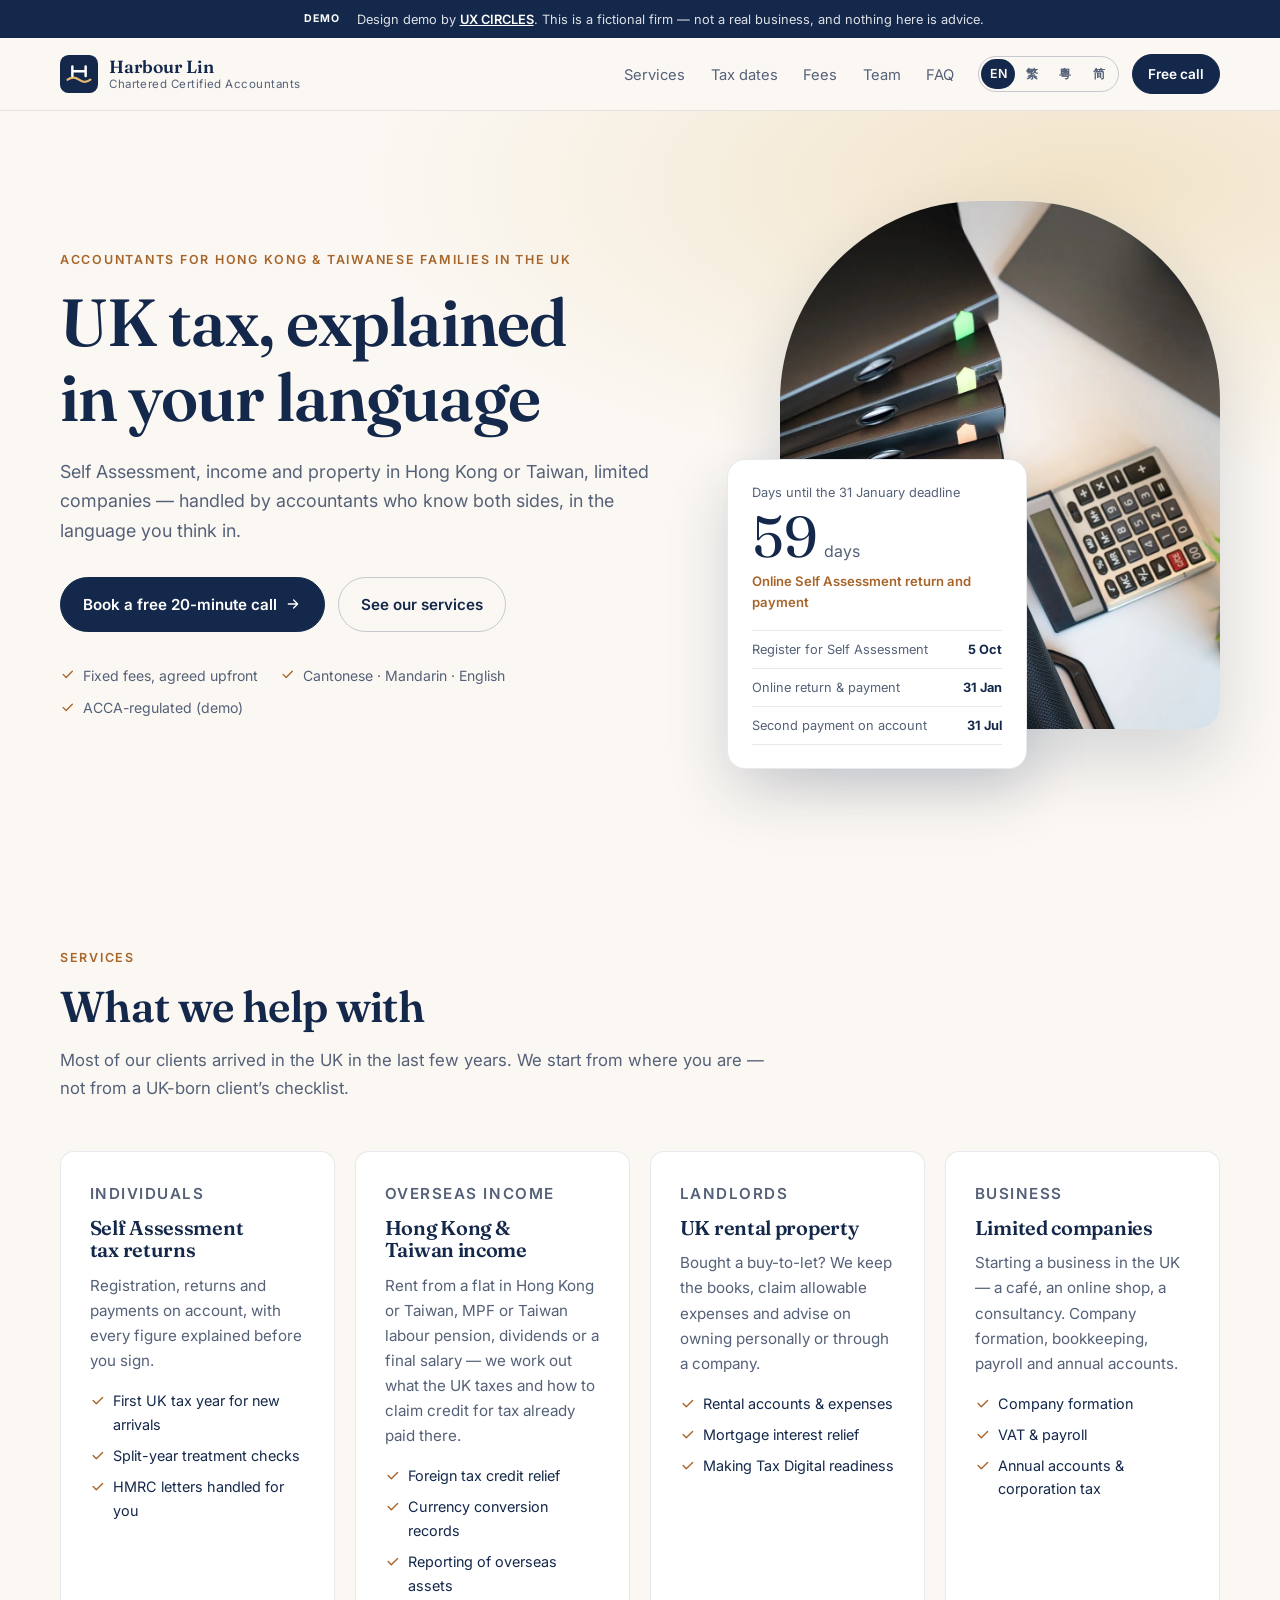
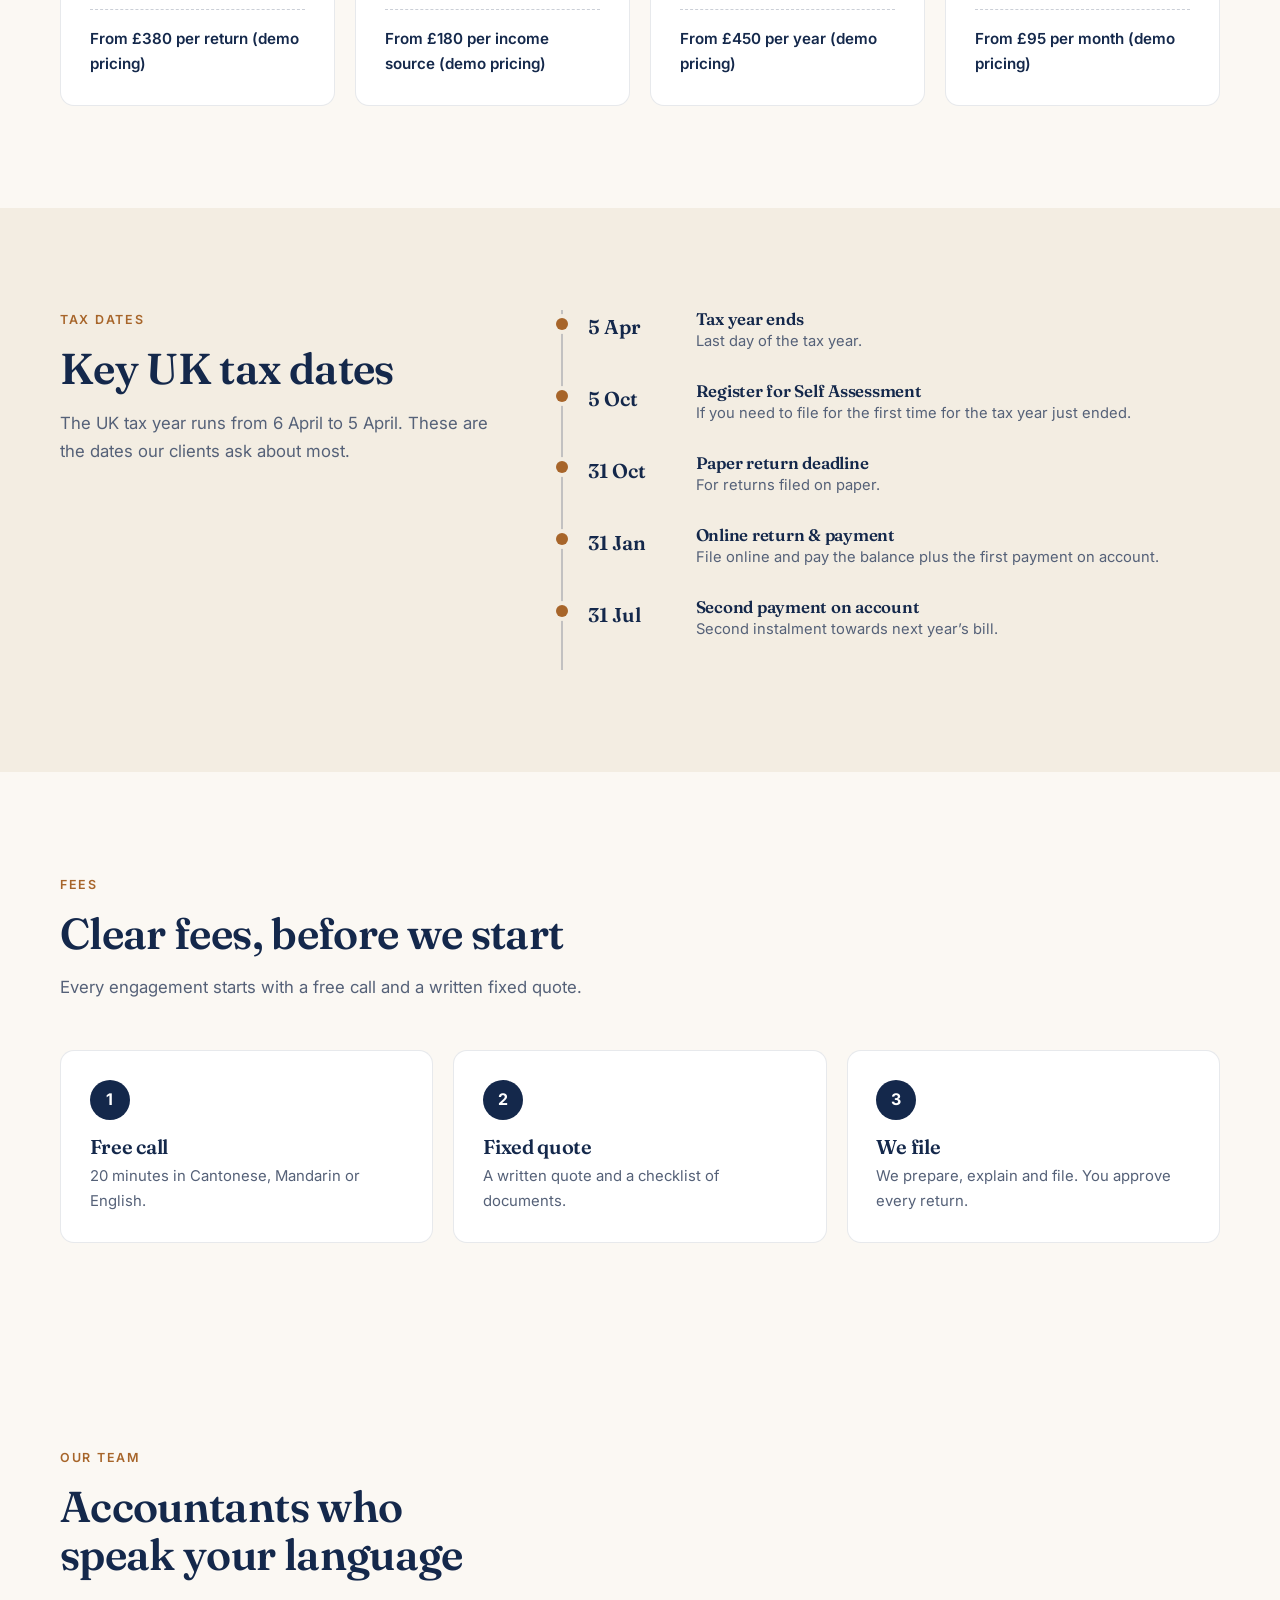
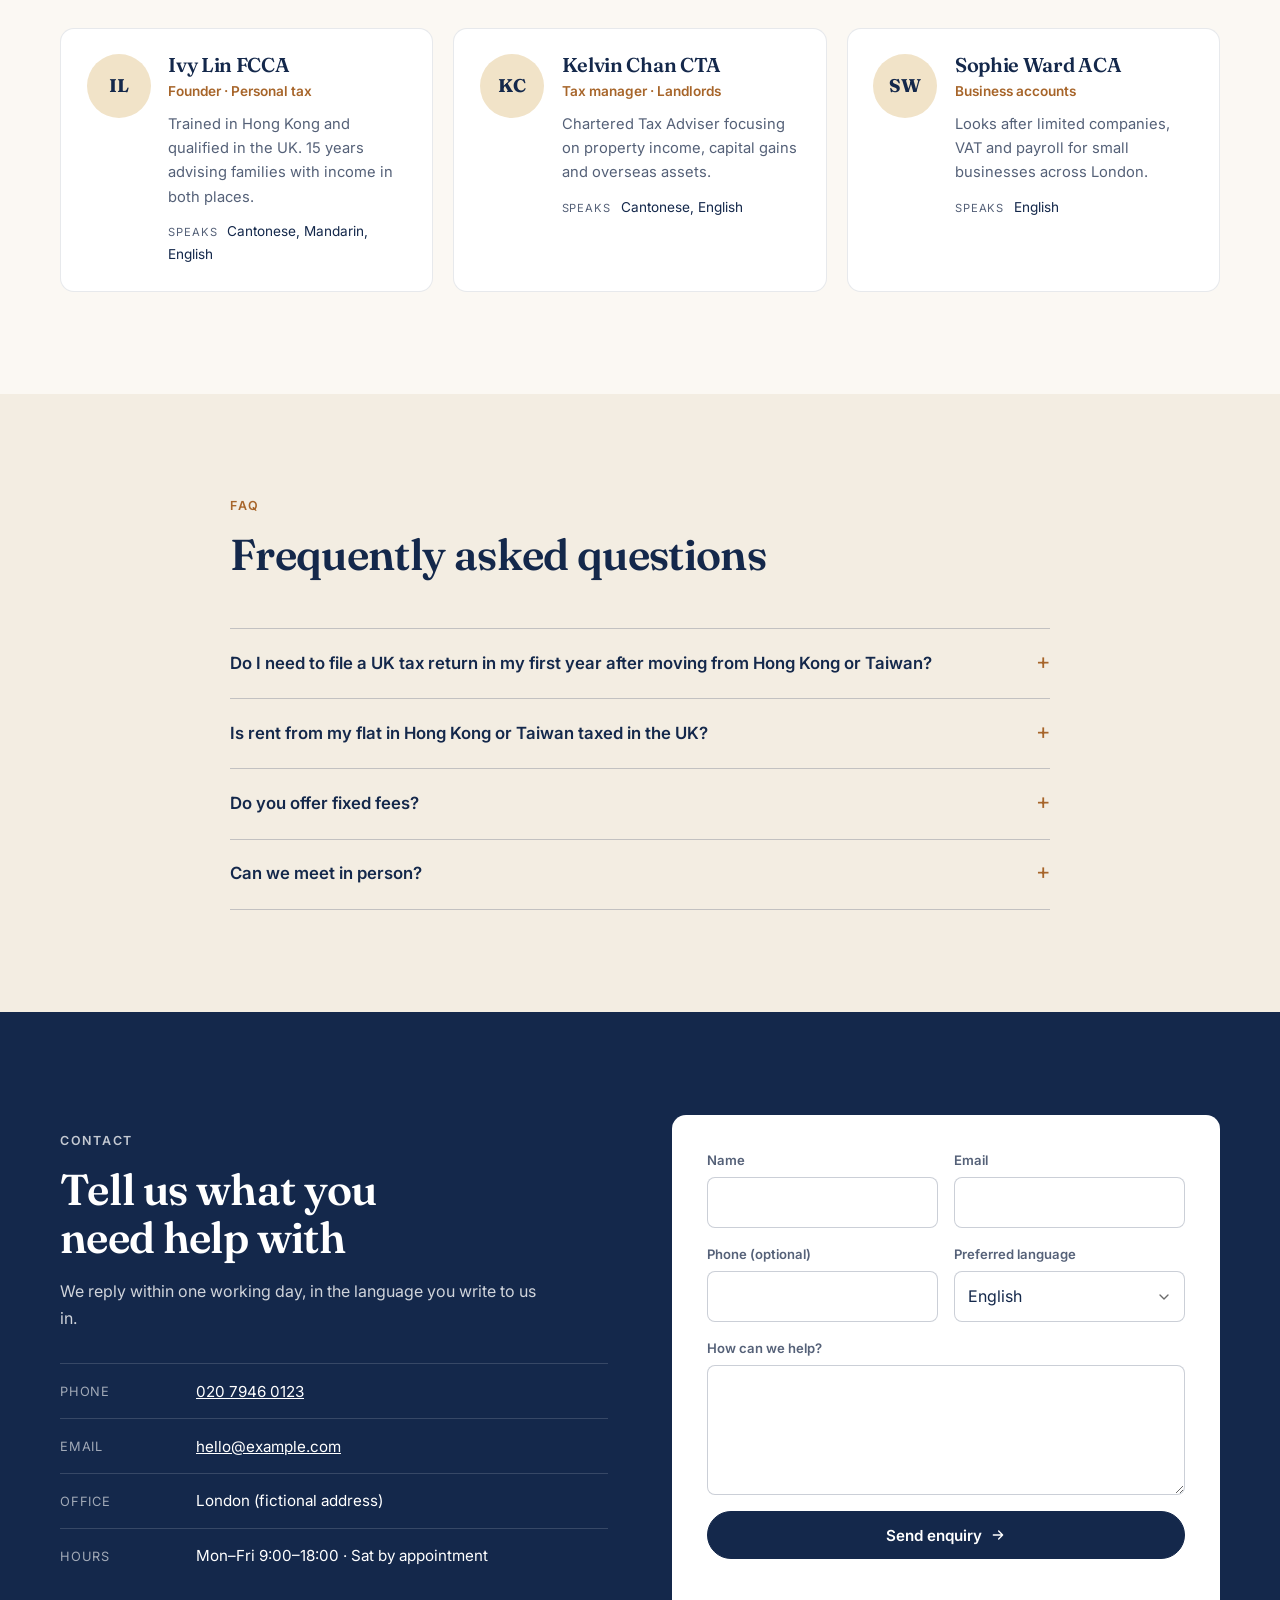
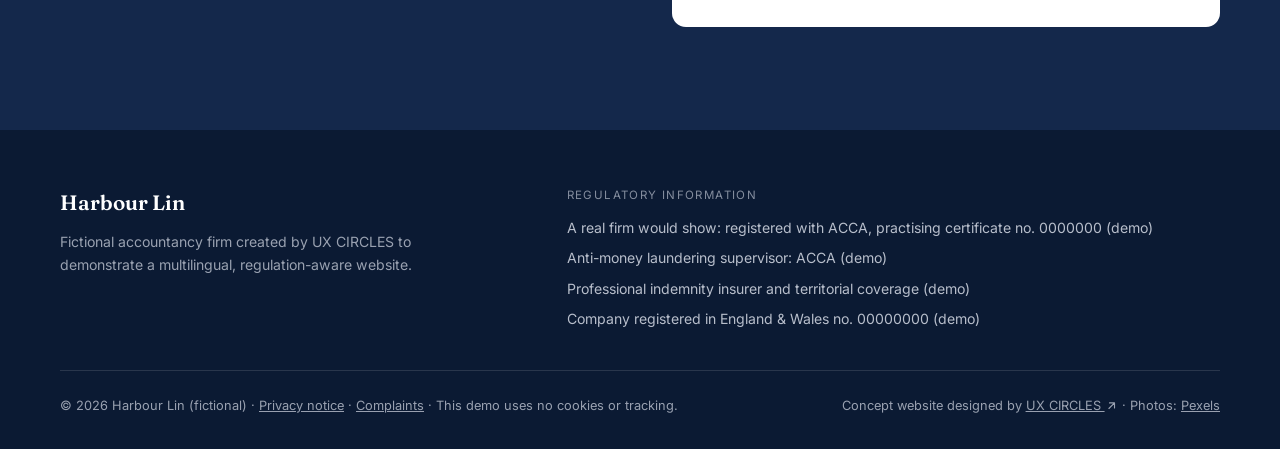
<file: index.html>
<!doctype html>
<html lang="en-GB">
<head>
<meta charset="utf-8">
<meta name="viewport" content="width=device-width, initial-scale=1">
<title>Harbour Lin Accountants — Cantonese &amp; Mandarin speaking accountants in London (demo)</title>
<meta name="description" content="Fictional demo by UX CIRCLES: a London accountancy firm for Hong Kong and Taiwanese families in the UK. Self Assessment, overseas income, landlords and limited companies in English and Chinese.">
<meta name="robots" content="noindex, follow">
<link rel="canonical" href="https://uxcircles.github.io/demo-accountant/">
<link rel="alternate" hreflang="en-GB" href="https://uxcircles.github.io/demo-accountant/">
<link rel="alternate" hreflang="zh-Hant" href="https://uxcircles.github.io/demo-accountant/zh-hant/">
<link rel="alternate" hreflang="zh-HK" href="https://uxcircles.github.io/demo-accountant/yue/">
<link rel="alternate" hreflang="zh-Hans" href="https://uxcircles.github.io/demo-accountant/zh-hans/">
<link rel="alternate" hreflang="x-default" href="https://uxcircles.github.io/demo-accountant/">
<meta property="og:title" content="Harbour Lin Accountants — Cantonese &amp; Mandarin speaking accountants in London (demo)">
<meta property="og:description" content="Fictional demo by UX CIRCLES: a London accountancy firm for Hong Kong and Taiwanese families in the UK. Self Assessment, overseas income, landlords and limited companies in English and Chinese.">
<meta property="og:type" content="website">
<meta property="og:url" content="https://uxcircles.github.io/demo-accountant/">
<meta name="theme-color" content="#14284b">
<script>document.documentElement.classList.add("js")</script>
<link rel="icon" href="favicon.svg" type="image/svg+xml">
<link rel="preconnect" href="https://fonts.googleapis.com">
<link rel="preconnect" href="https://fonts.gstatic.com" crossorigin>
<link rel="stylesheet" href="https://fonts.googleapis.com/css2?family=Fraunces:opsz,wght@9..144,500;9..144,600&family=Inter:wght@400;500;600;700&display=swap">
<link rel="stylesheet" href="styles.css">
<script type="application/ld+json">
{
  "@context": "https://schema.org",
  "@graph": [
    {
      "@type": "AccountingService",
      "@id": "https://uxcircles.github.io/demo-accountant/#firm",
      "name": "Harbour Lin",
      "url": "https://uxcircles.github.io/demo-accountant/",
      "description": "Fictional demo by UX CIRCLES: a London accountancy firm for Hong Kong and Taiwanese families in the UK. Self Assessment, overseas income, landlords and limited companies in English and Chinese.",
      "telephone": "+44 20 7946 0123",
      "email": "hello@example.com",
      "areaServed": "GB",
      "knowsLanguage": [
        "en",
        "yue",
        "zh-Hant",
        "zh-Hans"
      ],
      "address": {
        "@type": "PostalAddress",
        "addressLocality": "London",
        "addressCountry": "GB"
      },
      "employee": [
        {
          "@type": "Person",
          "name": "Ivy Lin FCCA",
          "jobTitle": "Founder · Personal tax",
          "worksFor": {
            "@id": "https://uxcircles.github.io/demo-accountant/#firm"
          },
          "knowsLanguage": "Cantonese, Mandarin, English"
        },
        {
          "@type": "Person",
          "name": "Kelvin Chan CTA",
          "jobTitle": "Tax manager · Landlords",
          "worksFor": {
            "@id": "https://uxcircles.github.io/demo-accountant/#firm"
          },
          "knowsLanguage": "Cantonese, English"
        },
        {
          "@type": "Person",
          "name": "Sophie Ward ACA",
          "jobTitle": "Business accounts",
          "worksFor": {
            "@id": "https://uxcircles.github.io/demo-accountant/#firm"
          },
          "knowsLanguage": "English"
        }
      ],
      "makesOffer": [
        {
          "@type": "Offer",
          "name": "Self Assessment tax returns",
          "description": "Registration, returns and payments on account, with every figure explained before you sign."
        },
        {
          "@type": "Offer",
          "name": "Hong Kong & Taiwan income",
          "description": "Rent from a flat in Hong Kong or Taiwan, MPF or Taiwan labour pension, dividends or a final salary — we work out what the UK taxes and how to claim credit for tax already paid there."
        },
        {
          "@type": "Offer",
          "name": "UK rental property",
          "description": "Bought a buy-to-let? We keep the books, claim allowable expenses and advise on owning personally or through a company."
        },
        {
          "@type": "Offer",
          "name": "Limited companies",
          "description": "Starting a business in the UK — a café, an online shop, a consultancy. Company formation, bookkeeping, payroll and annual accounts."
        }
      ]
    },
    {
      "@type": "FAQPage",
      "mainEntity": [
        {
          "@type": "Question",
          "name": "Do I need to file a UK tax return in my first year after moving from Hong Kong or Taiwan?",
          "acceptedAnswer": {
            "@type": "Answer",
            "text": "Often, yes — especially if you still have income, rental property or savings interest in Hong Kong or Taiwan, or if you are self-employed. Whether split-year treatment applies depends on when and how you arrived. We check this in the free call."
          }
        },
        {
          "@type": "Question",
          "name": "Is rent from my flat in Hong Kong or Taiwan taxed in the UK?",
          "acceptedAnswer": {
            "@type": "Answer",
            "text": "If you are UK tax resident, overseas rental income is generally reportable in the UK. Tax already paid there can usually be credited against the UK liability, so you are not taxed twice on the same income."
          }
        },
        {
          "@type": "Question",
          "name": "Do you offer fixed fees?",
          "acceptedAnswer": {
            "@type": "Answer",
            "text": "Yes. We quote a fixed fee after the first call, before any work starts. The prices on this demo site are illustrative only."
          }
        },
        {
          "@type": "Question",
          "name": "Can we meet in person?",
          "acceptedAnswer": {
            "@type": "Answer",
            "text": "Yes — at our London office or by video call. Most clients do everything online, in Cantonese, Mandarin or English."
          }
        }
      ]
    }
  ]
}
</script>
</head>
<body class="lang-en">
<a class="skip" href="#main">Skip to content</a>
<div class="demo-bar" role="note"><span class="demo-tag">DEMO</span><span>Design demo by <a href="https://ux-circles.com/professionals">UX CIRCLES</a>. This is a fictional firm — not a real business, and nothing here is advice.</span></div>

<header class="site-header">
  <div class="wrap header-inner">
    <a class="brand" href="./" aria-label="Harbour Lin">
      <svg viewBox="0 0 40 40" aria-hidden="true"><rect width="40" height="40" rx="9" fill="#14284b"/><path d="M8 26c4-3 8-3 12 0s8 3 12 0" stroke="#e9b872" stroke-width="2.4" fill="none" stroke-linecap="round"/><path d="M13 12v10M27 12v10M13 17h14" stroke="#fff" stroke-width="2.6" stroke-linecap="round"/></svg>
      <span class="brand-text"><span class="brand-name">Harbour Lin</span><span class="brand-sub">Chartered Certified Accountants</span></span>
    </a>
    <nav class="main-nav" aria-label="Menu">
      <ul><li><a href="#services">Services</a></li><li><a href="#dates">Tax dates</a></li><li><a href="#fees">Fees</a></li><li><a href="#team">Team</a></li><li><a href="#faq">FAQ</a></li></ul>
    </nav>
    <div class="header-tools">
      <div class="lang-switch" role="group" aria-label="Language"><a href="./" lang="en-GB" hreflang="en-GB" title="English" aria-current="true">EN</a><a href="zh-hant/" lang="zh-Hant" hreflang="zh-Hant" title="繁體中文">繁</a><a href="yue/" lang="yue-Hant-HK" hreflang="zh-HK" title="廣東話">粵</a><a href="zh-hans/" lang="zh-Hans" hreflang="zh-Hans" title="简体中文">简</a></div>
      <a class="btn btn-sm" href="#contact">Free call</a>
      <button class="menu-btn" type="button" aria-expanded="false" aria-controls="mobile-nav"><span class="sr">Menu</span><span class="bars" aria-hidden="true"></span></button>
    </div>
  </div>
  <nav id="mobile-nav" class="mobile-nav" aria-label="Menu" hidden>
    <ul><li><a href="#services">Services</a></li><li><a href="#dates">Tax dates</a></li><li><a href="#fees">Fees</a></li><li><a href="#team">Team</a></li><li><a href="#faq">FAQ</a></li><li><a href="#contact">Contact</a></li></ul>
  </nav>
</header>

<main id="main">
  <section class="hero">
    <div class="wrap hero-inner">
      <div class="hero-copy">
        <p class="eyebrow">Accountants for Hong Kong & Taiwanese families in the UK</p>
        <h1>UK tax, explained in your language</h1>
        <p class="lede">Self Assessment, income and property in Hong Kong or Taiwan, limited companies — handled by accountants who know both sides, in the language you think in.</p>
        <div class="hero-actions">
          <a class="btn" href="#contact">Book a free 20-minute call <svg class="ico" viewBox="0 0 24 24" fill="none" stroke="currentColor" stroke-width="2" stroke-linecap="round" stroke-linejoin="round" aria-hidden="true"><path d="M5 12h14M13 6l6 6-6 6"/></svg></a>
          <a class="btn btn-ghost" href="#services">See our services</a>
        </div>
        <ul class="trust"><li><svg class="ico ico-check" viewBox="0 0 24 24" fill="none" stroke="currentColor" stroke-width="2.2" stroke-linecap="round" stroke-linejoin="round" aria-hidden="true"><path d="M5 12l5 5L20 7"/></svg><span>Fixed fees, agreed upfront</span></li><li><svg class="ico ico-check" viewBox="0 0 24 24" fill="none" stroke="currentColor" stroke-width="2.2" stroke-linecap="round" stroke-linejoin="round" aria-hidden="true"><path d="M5 12l5 5L20 7"/></svg><span>Cantonese · Mandarin · English</span></li><li><svg class="ico ico-check" viewBox="0 0 24 24" fill="none" stroke="currentColor" stroke-width="2.2" stroke-linecap="round" stroke-linejoin="round" aria-hidden="true"><path d="M5 12l5 5L20 7"/></svg><span>ACCA-regulated (demo)</span></li></ul>
      </div>
      <div class="hero-visual">
        <figure class="hero-photo">
          <img src="img/hero-desk.webp" alt="" width="1000" height="1200">
        </figure>
        <div class="deadline-card">
          <p class="dc-label">Days until the 31 January deadline</p>
          <p class="dc-num"><span data-countdown>—</span><small>days</small></p>
          <p class="dc-note">Online Self Assessment return and payment</p>
          <div class="dc-rows">
            <div><span>Register for Self Assessment</span><b>5 Oct</b></div>
            <div><span>Online return & payment</span><b>31 Jan</b></div>
            <div><span>Second payment on account</span><b>31 Jul</b></div>
          </div>
        </div></div>
    </div>
  </section>

  <section class="section" id="services">
    <div class="wrap">
      <header class="sec-head">
        <p class="eyebrow">Services</p>
        <h2>What we help with</h2>
        <p>Most of our clients arrived in the UK in the last few years. We start from where you are — not from a UK-born client’s checklist.</p>
      </header>
      <div class="svc-grid">
      <article class="svc">
        <p class="svc-kicker">Individuals</p>
        <h3>Self Assessment tax returns</h3>
        <p>Registration, returns and payments on account, with every figure explained before you sign.</p>
        <ul class="ticks"><li><svg class="ico ico-check" viewBox="0 0 24 24" fill="none" stroke="currentColor" stroke-width="2.2" stroke-linecap="round" stroke-linejoin="round" aria-hidden="true"><path d="M5 12l5 5L20 7"/></svg><span>First UK tax year for new arrivals</span></li><li><svg class="ico ico-check" viewBox="0 0 24 24" fill="none" stroke="currentColor" stroke-width="2.2" stroke-linecap="round" stroke-linejoin="round" aria-hidden="true"><path d="M5 12l5 5L20 7"/></svg><span>Split-year treatment checks</span></li><li><svg class="ico ico-check" viewBox="0 0 24 24" fill="none" stroke="currentColor" stroke-width="2.2" stroke-linecap="round" stroke-linejoin="round" aria-hidden="true"><path d="M5 12l5 5L20 7"/></svg><span>HMRC letters handled for you</span></li></ul>
        <p class="svc-price">From £380 per return (demo pricing)</p>
      </article>
      <article class="svc">
        <p class="svc-kicker">Overseas income</p>
        <h3>Hong Kong & Taiwan income</h3>
        <p>Rent from a flat in Hong Kong or Taiwan, MPF or Taiwan labour pension, dividends or a final salary — we work out what the UK taxes and how to claim credit for tax already paid there.</p>
        <ul class="ticks"><li><svg class="ico ico-check" viewBox="0 0 24 24" fill="none" stroke="currentColor" stroke-width="2.2" stroke-linecap="round" stroke-linejoin="round" aria-hidden="true"><path d="M5 12l5 5L20 7"/></svg><span>Foreign tax credit relief</span></li><li><svg class="ico ico-check" viewBox="0 0 24 24" fill="none" stroke="currentColor" stroke-width="2.2" stroke-linecap="round" stroke-linejoin="round" aria-hidden="true"><path d="M5 12l5 5L20 7"/></svg><span>Currency conversion records</span></li><li><svg class="ico ico-check" viewBox="0 0 24 24" fill="none" stroke="currentColor" stroke-width="2.2" stroke-linecap="round" stroke-linejoin="round" aria-hidden="true"><path d="M5 12l5 5L20 7"/></svg><span>Reporting of overseas assets</span></li></ul>
        <p class="svc-price">From £180 per income source (demo pricing)</p>
      </article>
      <article class="svc">
        <p class="svc-kicker">Landlords</p>
        <h3>UK rental property</h3>
        <p>Bought a buy-to-let? We keep the books, claim allowable expenses and advise on owning personally or through a company.</p>
        <ul class="ticks"><li><svg class="ico ico-check" viewBox="0 0 24 24" fill="none" stroke="currentColor" stroke-width="2.2" stroke-linecap="round" stroke-linejoin="round" aria-hidden="true"><path d="M5 12l5 5L20 7"/></svg><span>Rental accounts & expenses</span></li><li><svg class="ico ico-check" viewBox="0 0 24 24" fill="none" stroke="currentColor" stroke-width="2.2" stroke-linecap="round" stroke-linejoin="round" aria-hidden="true"><path d="M5 12l5 5L20 7"/></svg><span>Mortgage interest relief</span></li><li><svg class="ico ico-check" viewBox="0 0 24 24" fill="none" stroke="currentColor" stroke-width="2.2" stroke-linecap="round" stroke-linejoin="round" aria-hidden="true"><path d="M5 12l5 5L20 7"/></svg><span>Making Tax Digital readiness</span></li></ul>
        <p class="svc-price">From £450 per year (demo pricing)</p>
      </article>
      <article class="svc">
        <p class="svc-kicker">Business</p>
        <h3>Limited companies</h3>
        <p>Starting a business in the UK — a café, an online shop, a consultancy. Company formation, bookkeeping, payroll and annual accounts.</p>
        <ul class="ticks"><li><svg class="ico ico-check" viewBox="0 0 24 24" fill="none" stroke="currentColor" stroke-width="2.2" stroke-linecap="round" stroke-linejoin="round" aria-hidden="true"><path d="M5 12l5 5L20 7"/></svg><span>Company formation</span></li><li><svg class="ico ico-check" viewBox="0 0 24 24" fill="none" stroke="currentColor" stroke-width="2.2" stroke-linecap="round" stroke-linejoin="round" aria-hidden="true"><path d="M5 12l5 5L20 7"/></svg><span>VAT & payroll</span></li><li><svg class="ico ico-check" viewBox="0 0 24 24" fill="none" stroke="currentColor" stroke-width="2.2" stroke-linecap="round" stroke-linejoin="round" aria-hidden="true"><path d="M5 12l5 5L20 7"/></svg><span>Annual accounts & corporation tax</span></li></ul>
        <p class="svc-price">From £95 per month (demo pricing)</p>
      </article></div>
    </div>
  </section>

  <section class="section section-tint" id="dates">
    <div class="wrap dates-inner">
      <header class="sec-head">
        <p class="eyebrow">Tax dates</p>
        <h2>Key UK tax dates</h2>
        <p>The UK tax year runs from 6 April to 5 April. These are the dates our clients ask about most.</p>
      </header>
      <ol class="timeline">
          <li><span class="d">5 Apr</span><div><h3>Tax year ends</h3><p>Last day of the tax year.</p></div></li>
          <li><span class="d">5 Oct</span><div><h3>Register for Self Assessment</h3><p>If you need to file for the first time for the tax year just ended.</p></div></li>
          <li><span class="d">31 Oct</span><div><h3>Paper return deadline</h3><p>For returns filed on paper.</p></div></li>
          <li><span class="d">31 Jan</span><div><h3>Online return & payment</h3><p>File online and pay the balance plus the first payment on account.</p></div></li>
          <li><span class="d">31 Jul</span><div><h3>Second payment on account</h3><p>Second instalment towards next year’s bill.</p></div></li>
      </ol>
    </div>
  </section>

  <section class="section" id="fees">
    <div class="wrap">
      <header class="sec-head">
        <p class="eyebrow">Fees</p>
        <h2>Clear fees, before we start</h2>
        <p>Every engagement starts with a free call and a written fixed quote.</p>
      </header>
      <ol class="steps">
        <li><span class="n">1</span><h3>Free call</h3><p>20 minutes in Cantonese, Mandarin or English.</p></li>
        <li><span class="n">2</span><h3>Fixed quote</h3><p>A written quote and a checklist of documents.</p></li>
        <li><span class="n">3</span><h3>We file</h3><p>We prepare, explain and file. You approve every return.</p></li>
      </ol>
    </div>
  </section>

  <section class="section" id="team">
    <div class="wrap">
      <header class="sec-head">
        <p class="eyebrow">Our team</p>
        <h2>Accountants who speak your language</h2>
      </header>
      <div class="team-grid">
      <article class="person">
        <div class="avatar" aria-hidden="true">IL</div>
        <div>
          <h3>Ivy Lin FCCA</h3>
          <p class="role">Founder · Personal tax</p>
          <p class="bio">Trained in Hong Kong and qualified in the UK. 15 years advising families with income in both places.</p>
          <p class="speaks"><span>Speaks</span> Cantonese, Mandarin, English</p>
        </div>
      </article>
      <article class="person">
        <div class="avatar" aria-hidden="true">KC</div>
        <div>
          <h3>Kelvin Chan CTA</h3>
          <p class="role">Tax manager · Landlords</p>
          <p class="bio">Chartered Tax Adviser focusing on property income, capital gains and overseas assets.</p>
          <p class="speaks"><span>Speaks</span> Cantonese, English</p>
        </div>
      </article>
      <article class="person">
        <div class="avatar" aria-hidden="true">SW</div>
        <div>
          <h3>Sophie Ward ACA</h3>
          <p class="role">Business accounts</p>
          <p class="bio">Looks after limited companies, VAT and payroll for small businesses across London.</p>
          <p class="speaks"><span>Speaks</span> English</p>
        </div>
      </article></div>
    </div>
  </section>

  <section class="section section-tint" id="faq">
    <div class="wrap narrow">
      <header class="sec-head">
        <p class="eyebrow">FAQ</p>
        <h2>Frequently asked questions</h2>
      </header>
      <div class="faq">
      <details class="qa">
        <summary>Do I need to file a UK tax return in my first year after moving from Hong Kong or Taiwan?</summary>
        <div><p>Often, yes — especially if you still have income, rental property or savings interest in Hong Kong or Taiwan, or if you are self-employed. Whether split-year treatment applies depends on when and how you arrived. We check this in the free call.</p></div>
      </details>
      <details class="qa">
        <summary>Is rent from my flat in Hong Kong or Taiwan taxed in the UK?</summary>
        <div><p>If you are UK tax resident, overseas rental income is generally reportable in the UK. Tax already paid there can usually be credited against the UK liability, so you are not taxed twice on the same income.</p></div>
      </details>
      <details class="qa">
        <summary>Do you offer fixed fees?</summary>
        <div><p>Yes. We quote a fixed fee after the first call, before any work starts. The prices on this demo site are illustrative only.</p></div>
      </details>
      <details class="qa">
        <summary>Can we meet in person?</summary>
        <div><p>Yes — at our London office or by video call. Most clients do everything online, in Cantonese, Mandarin or English.</p></div>
      </details></div>
    </div>
  </section>

  <section class="section contact" id="contact">
    <div class="wrap contact-inner">
      <div>
        <p class="eyebrow">Contact</p>
        <h2>Tell us what you need help with</h2>
        <p>We reply within one working day, in the language you write to us in.</p>
        <ul class="contact-list">
          <li><span>Phone</span><a href="tel:+442079460123">020 7946 0123</a></li>
          <li><span>Email</span><a href="mailto:hello@example.com">hello@example.com</a></li>
          <li><span>Office</span>London (fictional address)</li>
          <li><span>Hours</span>Mon–Fri 9:00–18:00 · Sat by appointment</li>
        </ul>
      </div>
      <form class="enquiry" novalidate data-demo-msg="This is a demo site — your message was not sent.">
        <label>Name<input name="name" autocomplete="name" required></label>
        <label>Email<input name="email" type="email" autocomplete="email" required></label>
        <label>Phone (optional)<input name="phone" type="tel" autocomplete="tel"></label>
        <label>Preferred language<select name="lang"><option selected>English</option><option>繁體中文</option><option>廣東話</option><option>简体中文</option></select></label>
        <label class="full">How can we help?<textarea name="message" rows="4"></textarea></label>
        <button class="btn full" type="submit">Send enquiry <svg class="ico" viewBox="0 0 24 24" fill="none" stroke="currentColor" stroke-width="2" stroke-linecap="round" stroke-linejoin="round" aria-hidden="true"><path d="M5 12h14M13 6l6 6-6 6"/></svg></button>
        <p class="form-status full" role="status" aria-live="polite"></p>
      </form>
    </div>
  </section>
</main>

<footer class="site-footer">
  <div class="wrap">
    <div class="footer-top">
      <div>
        <p class="footer-brand">Harbour Lin</p>
        <p class="footer-sub">Fictional accountancy firm created by UX CIRCLES to demonstrate a multilingual, regulation-aware website.</p>
      </div>
      <div class="reg">
        <p class="reg-title">Regulatory information</p>
        <ul><li>A real firm would show: registered with ACCA, practising certificate no. 0000000 (demo)</li><li>Anti-money laundering supervisor: ACCA (demo)</li><li>Professional indemnity insurer and territorial coverage (demo)</li><li>Company registered in England & Wales no. 00000000 (demo)</li></ul>
        
      </div>
    </div>
    <div class="footer-bottom">
      <p>© 2026 Harbour Lin (fictional) · <a href="#contact">Privacy notice</a> · <a href="#contact">Complaints</a> · This demo uses no cookies or tracking.</p>
      <p>Concept website designed by <a href="https://ux-circles.com/professionals">UX CIRCLES <svg class="ico" viewBox="0 0 24 24" fill="none" stroke="currentColor" stroke-width="2" stroke-linecap="round" stroke-linejoin="round" aria-hidden="true"><path d="M7 17L17 7M8 7h9v9"/></svg></a> · Photos: <a href="https://www.pexels.com/">Pexels</a></p>
    </div>
  </div>
</footer>
<script src="main.js" defer></script>
</body>
</html>
</file>
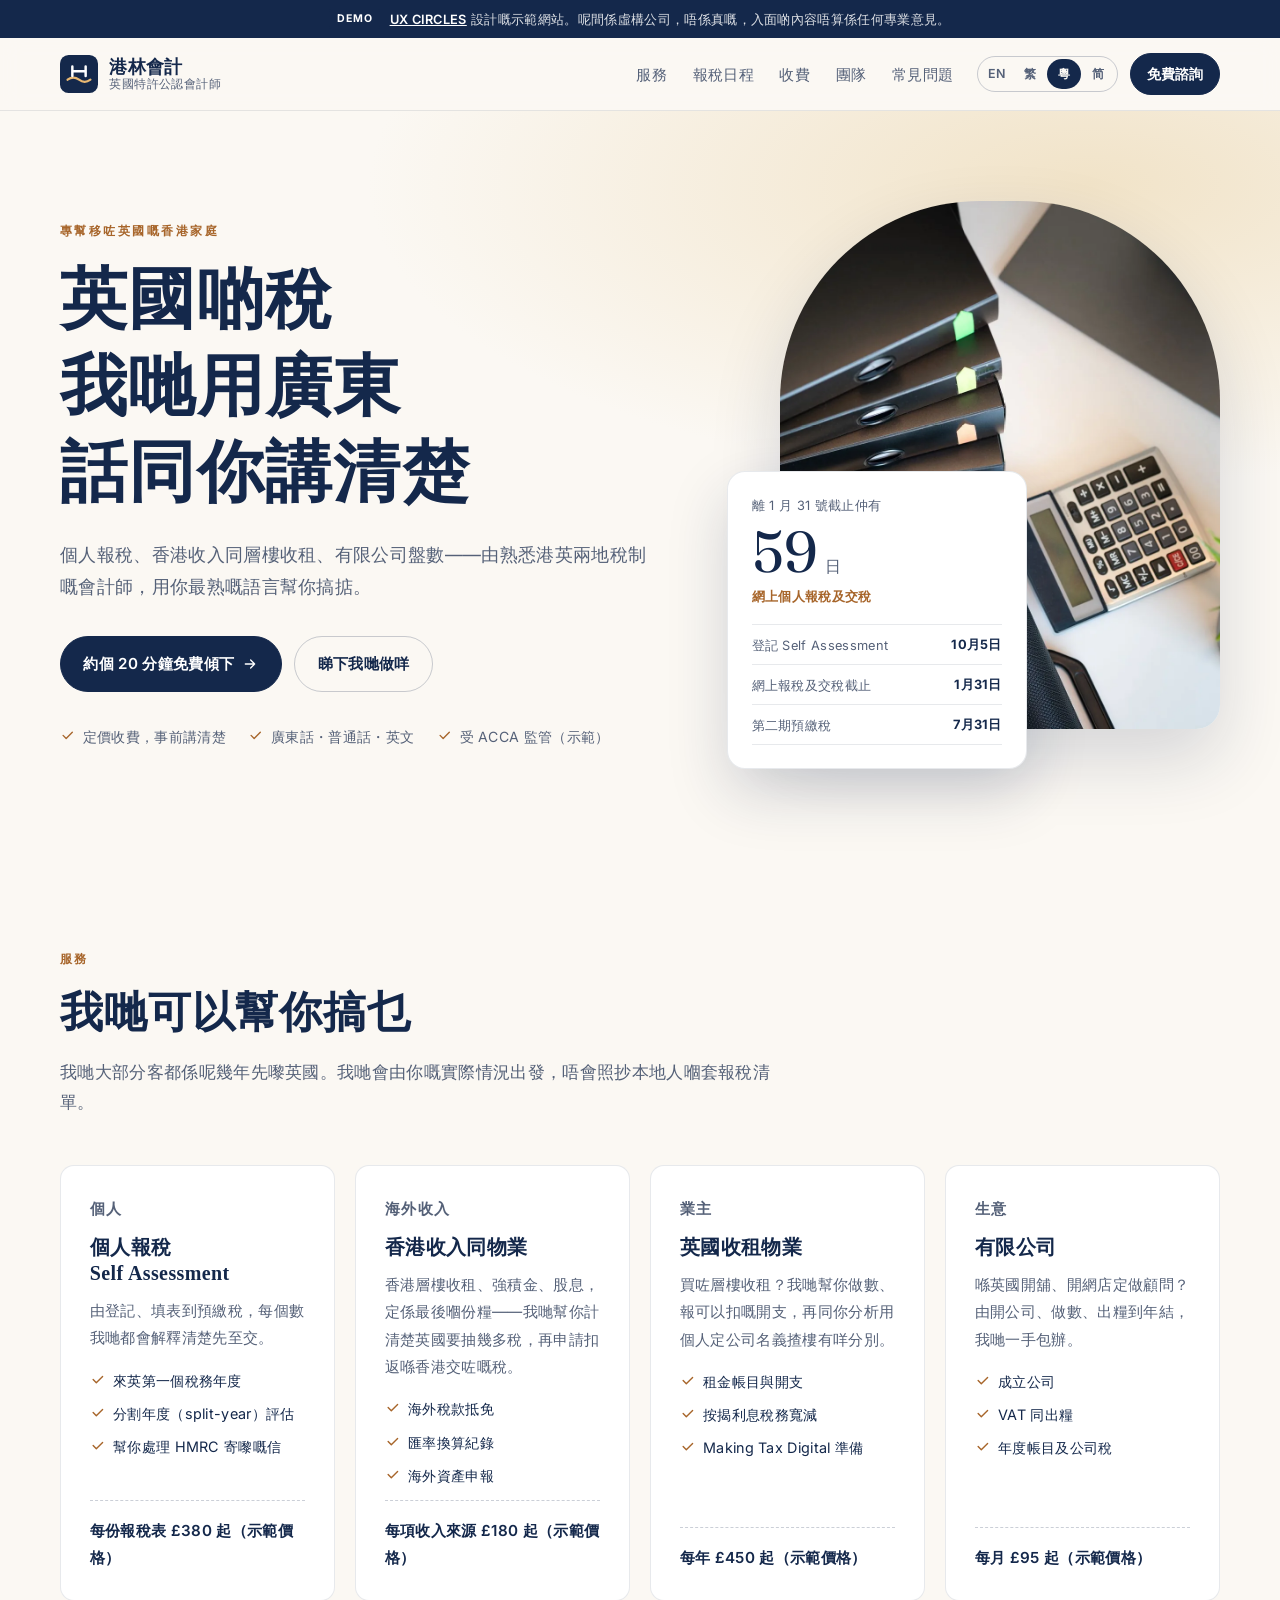
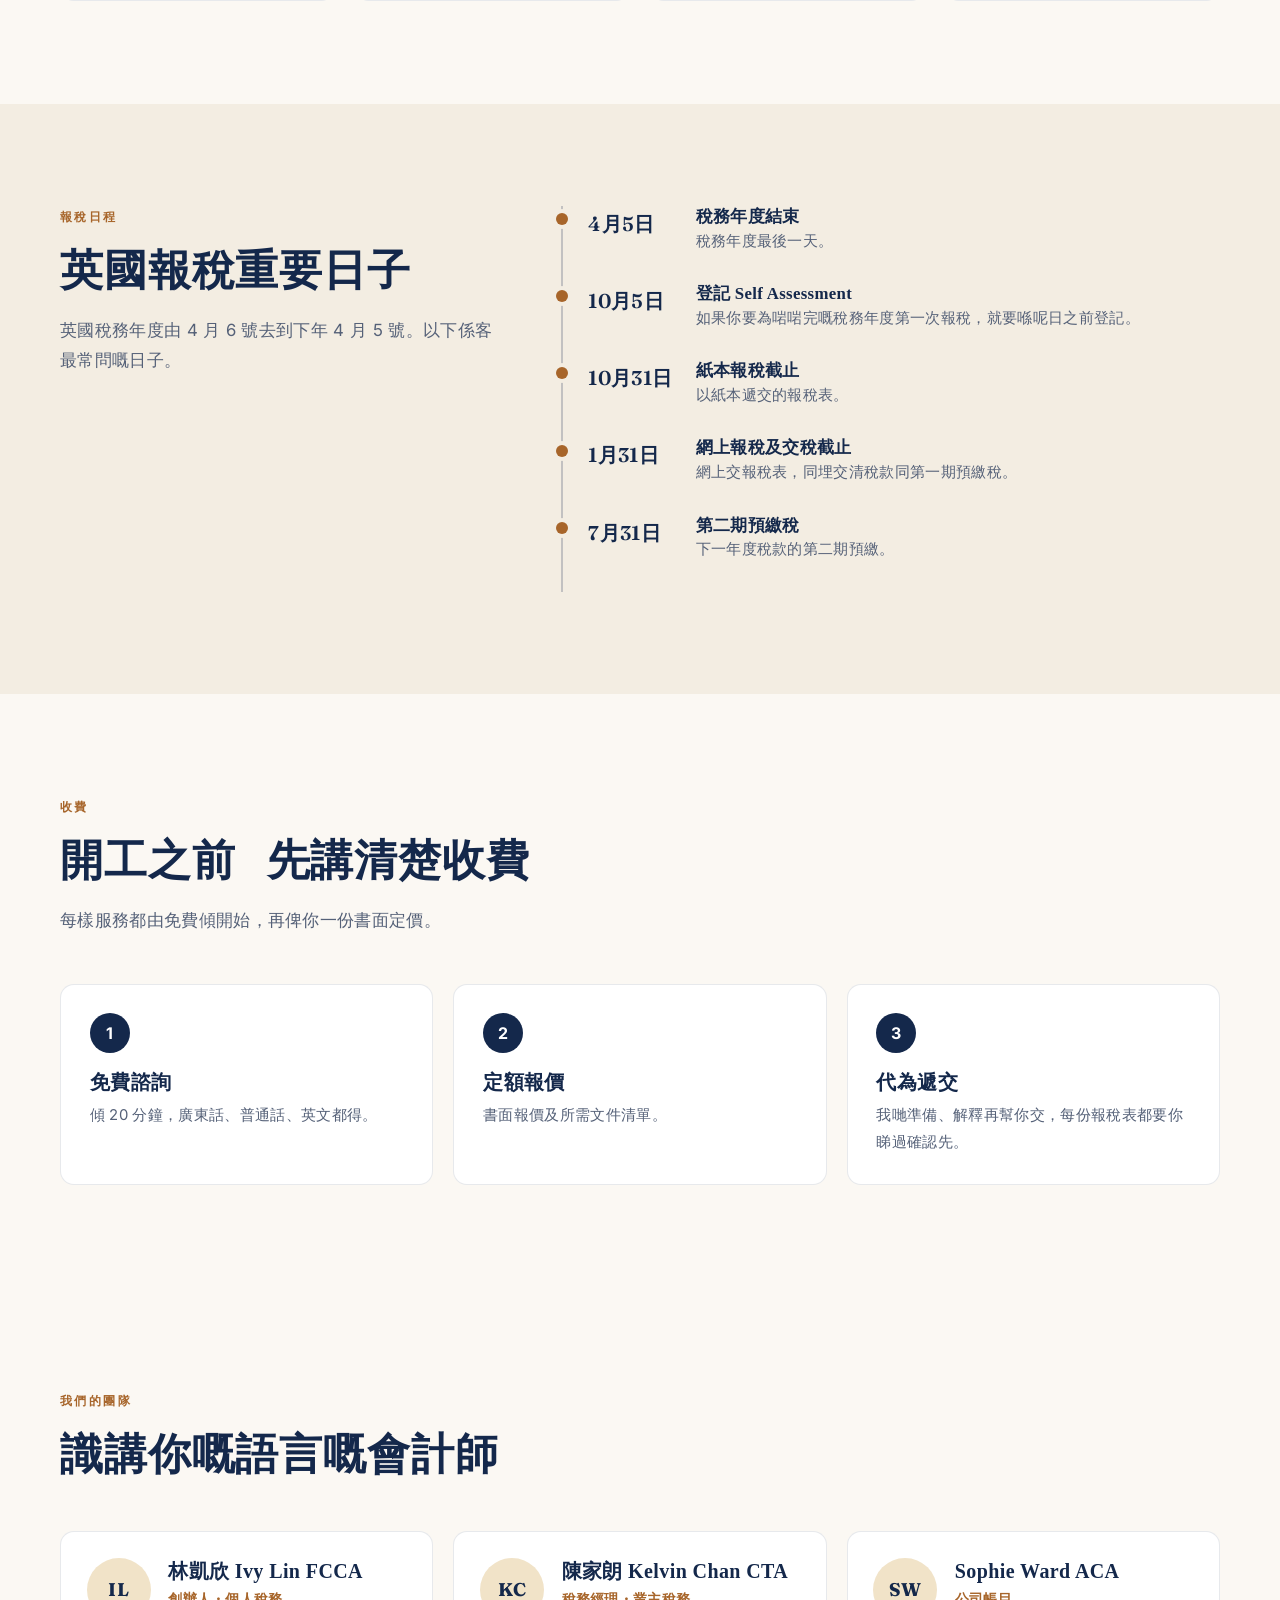
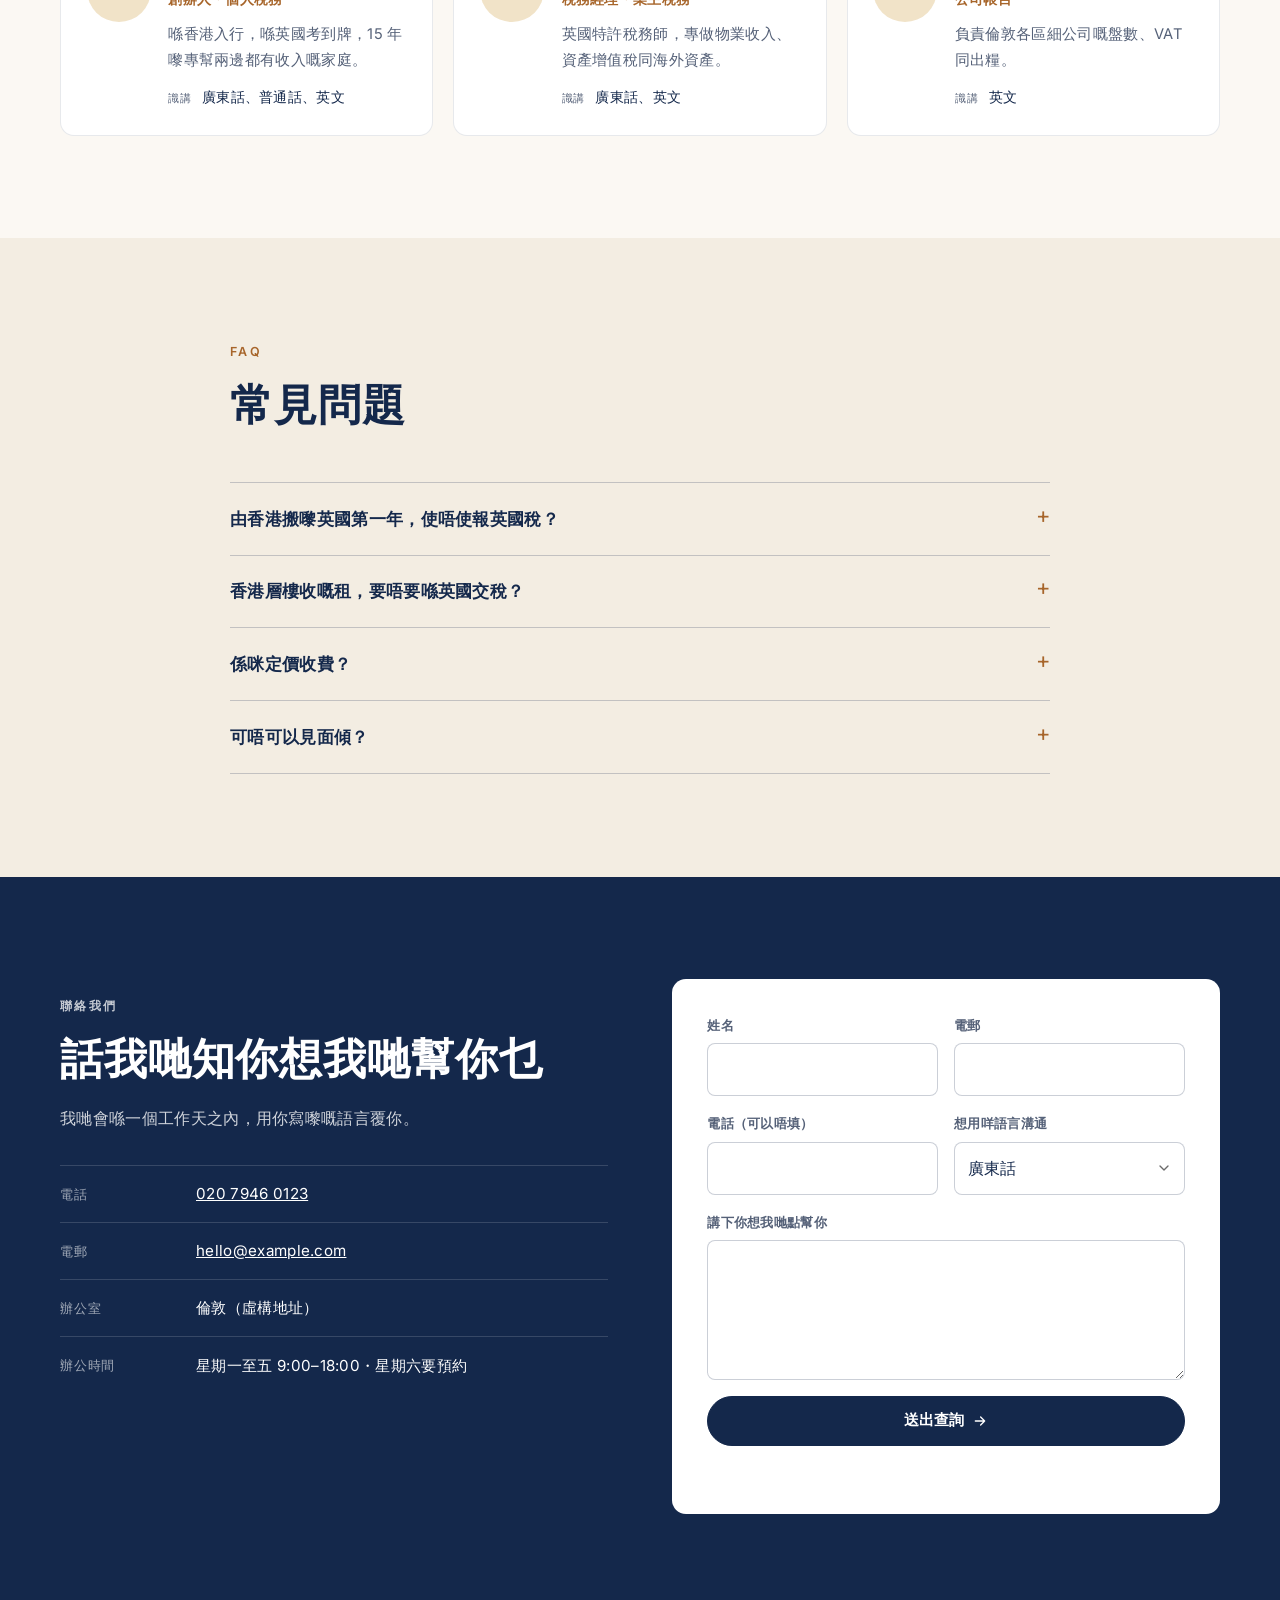
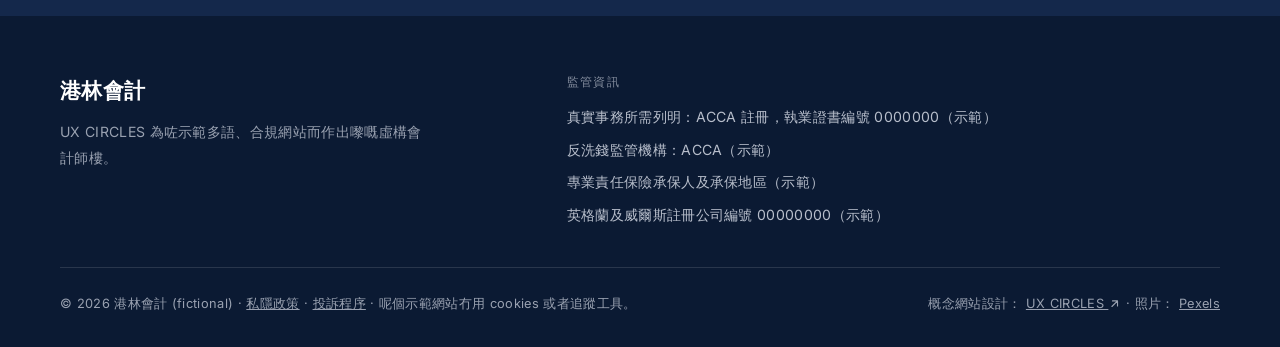
<file: yue/index.html>
<!doctype html>
<html lang="yue-Hant-HK">
<head>
<meta charset="utf-8">
<meta name="viewport" content="width=device-width, initial-scale=1">
<title>港林會計 Harbour Lin — 倫敦講廣東話嘅會計師（示範網站）</title>
<meta name="description" content="UX CIRCLES 設計示範：專幫香港 BN(O) 家庭同華人客嘅倫敦會計師樓。用廣東話幫你搞掂個人報稅、海外收入、業主同有限公司盤數。">
<meta name="robots" content="noindex, follow">
<link rel="canonical" href="https://uxcircles.github.io/demo-accountant/yue/">
<link rel="alternate" hreflang="en-GB" href="https://uxcircles.github.io/demo-accountant/">
<link rel="alternate" hreflang="zh-Hant" href="https://uxcircles.github.io/demo-accountant/zh-hant/">
<link rel="alternate" hreflang="zh-HK" href="https://uxcircles.github.io/demo-accountant/yue/">
<link rel="alternate" hreflang="zh-Hans" href="https://uxcircles.github.io/demo-accountant/zh-hans/">
<link rel="alternate" hreflang="x-default" href="https://uxcircles.github.io/demo-accountant/">
<meta property="og:title" content="港林會計 Harbour Lin — 倫敦講廣東話嘅會計師（示範網站）">
<meta property="og:description" content="UX CIRCLES 設計示範：專幫香港 BN(O) 家庭同華人客嘅倫敦會計師樓。用廣東話幫你搞掂個人報稅、海外收入、業主同有限公司盤數。">
<meta property="og:type" content="website">
<meta property="og:url" content="https://uxcircles.github.io/demo-accountant/yue/">
<meta name="theme-color" content="#14284b">
<script>document.documentElement.classList.add("js")</script>
<link rel="icon" href="../favicon.svg" type="image/svg+xml">
<link rel="preconnect" href="https://fonts.googleapis.com">
<link rel="preconnect" href="https://fonts.gstatic.com" crossorigin>
<link rel="stylesheet" href="https://fonts.googleapis.com/css2?family=Fraunces:opsz,wght@9..144,500;9..144,600&family=Inter:wght@400;500;600;700&display=swap">
<link rel="stylesheet" href="../styles.css">
<script type="application/ld+json">
{
  "@context": "https://schema.org",
  "@graph": [
    {
      "@type": "AccountingService",
      "@id": "https://uxcircles.github.io/demo-accountant/#firm",
      "name": "港林會計",
      "url": "https://uxcircles.github.io/demo-accountant/yue/",
      "description": "UX CIRCLES 設計示範：專幫香港 BN(O) 家庭同華人客嘅倫敦會計師樓。用廣東話幫你搞掂個人報稅、海外收入、業主同有限公司盤數。",
      "telephone": "+44 20 7946 0123",
      "email": "hello@example.com",
      "areaServed": "GB",
      "knowsLanguage": [
        "en",
        "yue",
        "zh-Hant",
        "zh-Hans"
      ],
      "address": {
        "@type": "PostalAddress",
        "addressLocality": "London",
        "addressCountry": "GB"
      },
      "employee": [
        {
          "@type": "Person",
          "name": "林凱欣 Ivy Lin FCCA",
          "jobTitle": "創辦人・個人稅務",
          "worksFor": {
            "@id": "https://uxcircles.github.io/demo-accountant/#firm"
          },
          "knowsLanguage": "廣東話、普通話、英文"
        },
        {
          "@type": "Person",
          "name": "陳家朗 Kelvin Chan CTA",
          "jobTitle": "稅務經理・業主稅務",
          "worksFor": {
            "@id": "https://uxcircles.github.io/demo-accountant/#firm"
          },
          "knowsLanguage": "廣東話、英文"
        },
        {
          "@type": "Person",
          "name": "Sophie Ward ACA",
          "jobTitle": "公司帳目",
          "worksFor": {
            "@id": "https://uxcircles.github.io/demo-accountant/#firm"
          },
          "knowsLanguage": "英文"
        }
      ],
      "makesOffer": [
        {
          "@type": "Offer",
          "name": "個人報稅 Self Assessment",
          "description": "由登記、填表到預繳稅，每個數我哋都會解釋清楚先至交。"
        },
        {
          "@type": "Offer",
          "name": "香港收入同物業",
          "description": "香港層樓收租、強積金、股息，定係最後嗰份糧——我哋幫你計清楚英國要抽幾多稅，再申請扣返喺香港交咗嘅稅。"
        },
        {
          "@type": "Offer",
          "name": "英國收租物業",
          "description": "買咗層樓收租？我哋幫你做數、報可以扣嘅開支，再同你分析用個人定公司名義揸樓有咩分別。"
        },
        {
          "@type": "Offer",
          "name": "有限公司",
          "description": "喺英國開舖、開網店定做顧問？由開公司、做數、出糧到年結，我哋一手包辦。"
        }
      ]
    },
    {
      "@type": "FAQPage",
      "mainEntity": [
        {
          "@type": "Question",
          "name": "由香港搬嚟英國第一年，使唔使報英國稅？",
          "acceptedAnswer": {
            "@type": "Answer",
            "text": "好多時都要，特別係你仲有香港收入、收緊租、有存款利息，或者係自僱。可唔可以用分割年度（split-year）計，要睇你幾時同點樣嚟英國。免費傾嗰陣我哋會幫你睇。"
          }
        },
        {
          "@type": "Question",
          "name": "香港層樓收嘅租，要唔要喺英國交稅？",
          "acceptedAnswer": {
            "@type": "Answer",
            "text": "如果你係英國稅務居民，海外租金一般都要喺英國報。喺香港交咗嘅稅通常可以扣返，唔會同一筆錢俾人抽兩次稅。"
          }
        },
        {
          "@type": "Question",
          "name": "係咪定價收費？",
          "acceptedAnswer": {
            "@type": "Answer",
            "text": "係。第一次傾完，我哋開工之前會報個定價。呢個示範網站啲價錢只係參考。"
          }
        },
        {
          "@type": "Question",
          "name": "可唔可以見面傾？",
          "acceptedAnswer": {
            "@type": "Answer",
            "text": "可以，你可以上嚟倫敦寫字樓，或者 video call。大部分客都係全程網上搞掂，廣東話、普通話、英文都得。"
          }
        }
      ]
    }
  ]
}
</script>
</head>
<body class="lang-yue">
<a class="skip" href="#main">跳去主要內容</a>
<div class="demo-bar" role="note"><span class="demo-tag">DEMO</span><span><a href="https://ux-circles.com/professionals">UX CIRCLES</a> 設計嘅示範網站。呢間係虛構公司，唔係真嘅，入面啲內容唔算係任何專業意見。</span></div>

<header class="site-header">
  <div class="wrap header-inner">
    <a class="brand" href="./" aria-label="港林會計">
      <svg viewBox="0 0 40 40" aria-hidden="true"><rect width="40" height="40" rx="9" fill="#14284b"/><path d="M8 26c4-3 8-3 12 0s8 3 12 0" stroke="#e9b872" stroke-width="2.4" fill="none" stroke-linecap="round"/><path d="M13 12v10M27 12v10M13 17h14" stroke="#fff" stroke-width="2.6" stroke-linecap="round"/></svg>
      <span class="brand-text"><span class="brand-name">港林會計</span><span class="brand-sub">英國特許公認會計師</span></span>
    </a>
    <nav class="main-nav" aria-label="選單">
      <ul><li><a href="#services">服務</a></li><li><a href="#dates">報稅日程</a></li><li><a href="#fees">收費</a></li><li><a href="#team">團隊</a></li><li><a href="#faq">常見問題</a></li></ul>
    </nav>
    <div class="header-tools">
      <div class="lang-switch" role="group" aria-label="語言"><a href="../" lang="en-GB" hreflang="en-GB" title="English">EN</a><a href="../zh-hant/" lang="zh-Hant" hreflang="zh-Hant" title="繁體中文">繁</a><a href="./" lang="yue-Hant-HK" hreflang="zh-HK" title="廣東話" aria-current="true">粵</a><a href="../zh-hans/" lang="zh-Hans" hreflang="zh-Hans" title="简体中文">简</a></div>
      <a class="btn btn-sm" href="#contact">免費諮詢</a>
      <button class="menu-btn" type="button" aria-expanded="false" aria-controls="mobile-nav"><span class="sr">選單</span><span class="bars" aria-hidden="true"></span></button>
    </div>
  </div>
  <nav id="mobile-nav" class="mobile-nav" aria-label="選單" hidden>
    <ul><li><a href="#services">服務</a></li><li><a href="#dates">報稅日程</a></li><li><a href="#fees">收費</a></li><li><a href="#team">團隊</a></li><li><a href="#faq">常見問題</a></li><li><a href="#contact">聯絡我們</a></li></ul>
  </nav>
</header>

<main id="main">
  <section class="hero">
    <div class="wrap hero-inner">
      <div class="hero-copy">
        <p class="eyebrow">專幫移咗英國嘅香港家庭</p>
        <h1><span class="ph">英國啲稅</span> <span class="ph">我哋用廣東話同你講清楚</span></h1>
        <p class="lede">個人報稅、香港收入同層樓收租、有限公司盤數——由熟悉港英兩地稅制嘅會計師，用你最熟嘅語言幫你搞掂。</p>
        <div class="hero-actions">
          <a class="btn" href="#contact">約個 20 分鐘免費傾下 <svg class="ico" viewBox="0 0 24 24" fill="none" stroke="currentColor" stroke-width="2" stroke-linecap="round" stroke-linejoin="round" aria-hidden="true"><path d="M5 12h14M13 6l6 6-6 6"/></svg></a>
          <a class="btn btn-ghost" href="#services">睇下我哋做咩</a>
        </div>
        <ul class="trust"><li><svg class="ico ico-check" viewBox="0 0 24 24" fill="none" stroke="currentColor" stroke-width="2.2" stroke-linecap="round" stroke-linejoin="round" aria-hidden="true"><path d="M5 12l5 5L20 7"/></svg><span>定價收費，事前講清楚</span></li><li><svg class="ico ico-check" viewBox="0 0 24 24" fill="none" stroke="currentColor" stroke-width="2.2" stroke-linecap="round" stroke-linejoin="round" aria-hidden="true"><path d="M5 12l5 5L20 7"/></svg><span>廣東話・普通話・英文</span></li><li><svg class="ico ico-check" viewBox="0 0 24 24" fill="none" stroke="currentColor" stroke-width="2.2" stroke-linecap="round" stroke-linejoin="round" aria-hidden="true"><path d="M5 12l5 5L20 7"/></svg><span>受 ACCA 監管（示範）</span></li></ul>
      </div>
      <div class="hero-visual">
        <figure class="hero-photo">
          <img src="../img/hero-desk.webp" alt="" width="1000" height="1200">
        </figure>
        <div class="deadline-card">
          <p class="dc-label">離 1 月 31 號截止仲有</p>
          <p class="dc-num"><span data-countdown>—</span><small>日</small></p>
          <p class="dc-note">網上個人報稅及交稅</p>
          <div class="dc-rows">
            <div><span>登記 Self Assessment</span><b>10月5日</b></div>
            <div><span>網上報稅及交稅截止</span><b>1月31日</b></div>
            <div><span>第二期預繳稅</span><b>7月31日</b></div>
          </div>
        </div></div>
    </div>
  </section>

  <section class="section" id="services">
    <div class="wrap">
      <header class="sec-head">
        <p class="eyebrow">服務</p>
        <h2>我哋可以幫你搞乜</h2>
        <p>我哋大部分客都係呢幾年先嚟英國。我哋會由你嘅實際情況出發，唔會照抄本地人嗰套報稅清單。</p>
      </header>
      <div class="svc-grid">
      <article class="svc">
        <p class="svc-kicker">個人</p>
        <h3>個人報稅 Self Assessment</h3>
        <p>由登記、填表到預繳稅，每個數我哋都會解釋清楚先至交。</p>
        <ul class="ticks"><li><svg class="ico ico-check" viewBox="0 0 24 24" fill="none" stroke="currentColor" stroke-width="2.2" stroke-linecap="round" stroke-linejoin="round" aria-hidden="true"><path d="M5 12l5 5L20 7"/></svg><span>來英第一個稅務年度</span></li><li><svg class="ico ico-check" viewBox="0 0 24 24" fill="none" stroke="currentColor" stroke-width="2.2" stroke-linecap="round" stroke-linejoin="round" aria-hidden="true"><path d="M5 12l5 5L20 7"/></svg><span>分割年度（split-year）評估</span></li><li><svg class="ico ico-check" viewBox="0 0 24 24" fill="none" stroke="currentColor" stroke-width="2.2" stroke-linecap="round" stroke-linejoin="round" aria-hidden="true"><path d="M5 12l5 5L20 7"/></svg><span>幫你處理 HMRC 寄嚟嘅信</span></li></ul>
        <p class="svc-price">每份報稅表 £380 起（示範價格）</p>
      </article>
      <article class="svc">
        <p class="svc-kicker">海外收入</p>
        <h3>香港收入同物業</h3>
        <p>香港層樓收租、強積金、股息，定係最後嗰份糧——我哋幫你計清楚英國要抽幾多稅，再申請扣返喺香港交咗嘅稅。</p>
        <ul class="ticks"><li><svg class="ico ico-check" viewBox="0 0 24 24" fill="none" stroke="currentColor" stroke-width="2.2" stroke-linecap="round" stroke-linejoin="round" aria-hidden="true"><path d="M5 12l5 5L20 7"/></svg><span>海外稅款抵免</span></li><li><svg class="ico ico-check" viewBox="0 0 24 24" fill="none" stroke="currentColor" stroke-width="2.2" stroke-linecap="round" stroke-linejoin="round" aria-hidden="true"><path d="M5 12l5 5L20 7"/></svg><span>匯率換算紀錄</span></li><li><svg class="ico ico-check" viewBox="0 0 24 24" fill="none" stroke="currentColor" stroke-width="2.2" stroke-linecap="round" stroke-linejoin="round" aria-hidden="true"><path d="M5 12l5 5L20 7"/></svg><span>海外資產申報</span></li></ul>
        <p class="svc-price">每項收入來源 £180 起（示範價格）</p>
      </article>
      <article class="svc">
        <p class="svc-kicker">業主</p>
        <h3>英國收租物業</h3>
        <p>買咗層樓收租？我哋幫你做數、報可以扣嘅開支，再同你分析用個人定公司名義揸樓有咩分別。</p>
        <ul class="ticks"><li><svg class="ico ico-check" viewBox="0 0 24 24" fill="none" stroke="currentColor" stroke-width="2.2" stroke-linecap="round" stroke-linejoin="round" aria-hidden="true"><path d="M5 12l5 5L20 7"/></svg><span>租金帳目與開支</span></li><li><svg class="ico ico-check" viewBox="0 0 24 24" fill="none" stroke="currentColor" stroke-width="2.2" stroke-linecap="round" stroke-linejoin="round" aria-hidden="true"><path d="M5 12l5 5L20 7"/></svg><span>按揭利息稅務寬減</span></li><li><svg class="ico ico-check" viewBox="0 0 24 24" fill="none" stroke="currentColor" stroke-width="2.2" stroke-linecap="round" stroke-linejoin="round" aria-hidden="true"><path d="M5 12l5 5L20 7"/></svg><span>Making Tax Digital 準備</span></li></ul>
        <p class="svc-price">每年 £450 起（示範價格）</p>
      </article>
      <article class="svc">
        <p class="svc-kicker">生意</p>
        <h3>有限公司</h3>
        <p>喺英國開舖、開網店定做顧問？由開公司、做數、出糧到年結，我哋一手包辦。</p>
        <ul class="ticks"><li><svg class="ico ico-check" viewBox="0 0 24 24" fill="none" stroke="currentColor" stroke-width="2.2" stroke-linecap="round" stroke-linejoin="round" aria-hidden="true"><path d="M5 12l5 5L20 7"/></svg><span>成立公司</span></li><li><svg class="ico ico-check" viewBox="0 0 24 24" fill="none" stroke="currentColor" stroke-width="2.2" stroke-linecap="round" stroke-linejoin="round" aria-hidden="true"><path d="M5 12l5 5L20 7"/></svg><span>VAT 同出糧</span></li><li><svg class="ico ico-check" viewBox="0 0 24 24" fill="none" stroke="currentColor" stroke-width="2.2" stroke-linecap="round" stroke-linejoin="round" aria-hidden="true"><path d="M5 12l5 5L20 7"/></svg><span>年度帳目及公司稅</span></li></ul>
        <p class="svc-price">每月 £95 起（示範價格）</p>
      </article></div>
    </div>
  </section>

  <section class="section section-tint" id="dates">
    <div class="wrap dates-inner">
      <header class="sec-head">
        <p class="eyebrow">報稅日程</p>
        <h2>英國報稅重要日子</h2>
        <p>英國稅務年度由 4 月 6 號去到下年 4 月 5 號。以下係客最常問嘅日子。</p>
      </header>
      <ol class="timeline">
          <li><span class="d">4月5日</span><div><h3>稅務年度結束</h3><p>稅務年度最後一天。</p></div></li>
          <li><span class="d">10月5日</span><div><h3>登記 Self Assessment</h3><p>如果你要為啱啱完嘅稅務年度第一次報稅，就要喺呢日之前登記。</p></div></li>
          <li><span class="d">10月31日</span><div><h3>紙本報稅截止</h3><p>以紙本遞交的報稅表。</p></div></li>
          <li><span class="d">1月31日</span><div><h3>網上報稅及交稅截止</h3><p>網上交報稅表，同埋交清稅款同第一期預繳稅。</p></div></li>
          <li><span class="d">7月31日</span><div><h3>第二期預繳稅</h3><p>下一年度稅款的第二期預繳。</p></div></li>
      </ol>
    </div>
  </section>

  <section class="section" id="fees">
    <div class="wrap">
      <header class="sec-head">
        <p class="eyebrow">收費</p>
        <h2><span class="ph">開工之前</span> <span class="ph">先講清楚收費</span></h2>
        <p>每樣服務都由免費傾開始，再俾你一份書面定價。</p>
      </header>
      <ol class="steps">
        <li><span class="n">1</span><h3>免費諮詢</h3><p>傾 20 分鐘，廣東話、普通話、英文都得。</p></li>
        <li><span class="n">2</span><h3>定額報價</h3><p>書面報價及所需文件清單。</p></li>
        <li><span class="n">3</span><h3>代為遞交</h3><p>我哋準備、解釋再幫你交，每份報稅表都要你睇過確認先。</p></li>
      </ol>
    </div>
  </section>

  <section class="section" id="team">
    <div class="wrap">
      <header class="sec-head">
        <p class="eyebrow">我們的團隊</p>
        <h2>識講你嘅語言嘅會計師</h2>
      </header>
      <div class="team-grid">
      <article class="person">
        <div class="avatar" aria-hidden="true">IL</div>
        <div>
          <h3>林凱欣 Ivy Lin FCCA</h3>
          <p class="role">創辦人・個人稅務</p>
          <p class="bio">喺香港入行，喺英國考到牌，15 年嚟專幫兩邊都有收入嘅家庭。</p>
          <p class="speaks"><span>識講</span> 廣東話、普通話、英文</p>
        </div>
      </article>
      <article class="person">
        <div class="avatar" aria-hidden="true">KC</div>
        <div>
          <h3>陳家朗 Kelvin Chan CTA</h3>
          <p class="role">稅務經理・業主稅務</p>
          <p class="bio">英國特許稅務師，專做物業收入、資產增值稅同海外資產。</p>
          <p class="speaks"><span>識講</span> 廣東話、英文</p>
        </div>
      </article>
      <article class="person">
        <div class="avatar" aria-hidden="true">SW</div>
        <div>
          <h3>Sophie Ward ACA</h3>
          <p class="role">公司帳目</p>
          <p class="bio">負責倫敦各區細公司嘅盤數、VAT 同出糧。</p>
          <p class="speaks"><span>識講</span> 英文</p>
        </div>
      </article></div>
    </div>
  </section>

  <section class="section section-tint" id="faq">
    <div class="wrap narrow">
      <header class="sec-head">
        <p class="eyebrow">FAQ</p>
        <h2>常見問題</h2>
      </header>
      <div class="faq">
      <details class="qa">
        <summary>由香港搬嚟英國第一年，使唔使報英國稅？</summary>
        <div><p>好多時都要，特別係你仲有香港收入、收緊租、有存款利息，或者係自僱。可唔可以用分割年度（split-year）計，要睇你幾時同點樣嚟英國。免費傾嗰陣我哋會幫你睇。</p></div>
      </details>
      <details class="qa">
        <summary>香港層樓收嘅租，要唔要喺英國交稅？</summary>
        <div><p>如果你係英國稅務居民，海外租金一般都要喺英國報。喺香港交咗嘅稅通常可以扣返，唔會同一筆錢俾人抽兩次稅。</p></div>
      </details>
      <details class="qa">
        <summary>係咪定價收費？</summary>
        <div><p>係。第一次傾完，我哋開工之前會報個定價。呢個示範網站啲價錢只係參考。</p></div>
      </details>
      <details class="qa">
        <summary>可唔可以見面傾？</summary>
        <div><p>可以，你可以上嚟倫敦寫字樓，或者 video call。大部分客都係全程網上搞掂，廣東話、普通話、英文都得。</p></div>
      </details></div>
    </div>
  </section>

  <section class="section contact" id="contact">
    <div class="wrap contact-inner">
      <div>
        <p class="eyebrow">聯絡我們</p>
        <h2>話我哋知你想我哋幫你乜</h2>
        <p>我哋會喺一個工作天之內，用你寫嚟嘅語言覆你。</p>
        <ul class="contact-list">
          <li><span>電話</span><a href="tel:+442079460123">020 7946 0123</a></li>
          <li><span>電郵</span><a href="mailto:hello@example.com">hello@example.com</a></li>
          <li><span>辦公室</span>倫敦（虛構地址）</li>
          <li><span>辦公時間</span>星期一至五 9:00–18:00・星期六要預約</li>
        </ul>
      </div>
      <form class="enquiry" novalidate data-demo-msg="呢個係示範網站，你嘅訊息冇寄出到。">
        <label>姓名<input name="name" autocomplete="name" required></label>
        <label>電郵<input name="email" type="email" autocomplete="email" required></label>
        <label>電話（可以唔填）<input name="phone" type="tel" autocomplete="tel"></label>
        <label>想用咩語言溝通<select name="lang"><option>English</option><option>繁體中文</option><option selected>廣東話</option><option>简体中文</option></select></label>
        <label class="full">講下你想我哋點幫你<textarea name="message" rows="4"></textarea></label>
        <button class="btn full" type="submit">送出查詢 <svg class="ico" viewBox="0 0 24 24" fill="none" stroke="currentColor" stroke-width="2" stroke-linecap="round" stroke-linejoin="round" aria-hidden="true"><path d="M5 12h14M13 6l6 6-6 6"/></svg></button>
        <p class="form-status full" role="status" aria-live="polite"></p>
      </form>
    </div>
  </section>
</main>

<footer class="site-footer">
  <div class="wrap">
    <div class="footer-top">
      <div>
        <p class="footer-brand">港林會計</p>
        <p class="footer-sub">UX CIRCLES 為咗示範多語、合規網站而作出嚟嘅虛構會計師樓。</p>
      </div>
      <div class="reg">
        <p class="reg-title">監管資訊</p>
        <ul><li>真實事務所需列明：ACCA 註冊，執業證書編號 0000000（示範）</li><li>反洗錢監管機構：ACCA（示範）</li><li>專業責任保險承保人及承保地區（示範）</li><li>英格蘭及威爾斯註冊公司編號 00000000（示範）</li></ul>
        
      </div>
    </div>
    <div class="footer-bottom">
      <p>© 2026 港林會計 (fictional) · <a href="#contact">私隱政策</a> · <a href="#contact">投訴程序</a> · 呢個示範網站冇用 cookies 或者追蹤工具。</p>
      <p>概念網站設計： <a href="https://ux-circles.com/professionals">UX CIRCLES <svg class="ico" viewBox="0 0 24 24" fill="none" stroke="currentColor" stroke-width="2" stroke-linecap="round" stroke-linejoin="round" aria-hidden="true"><path d="M7 17L17 7M8 7h9v9"/></svg></a> · 照片： <a href="https://www.pexels.com/">Pexels</a></p>
    </div>
  </div>
</footer>
<script src="../main.js" defer></script>
</body>
</html>
</file>
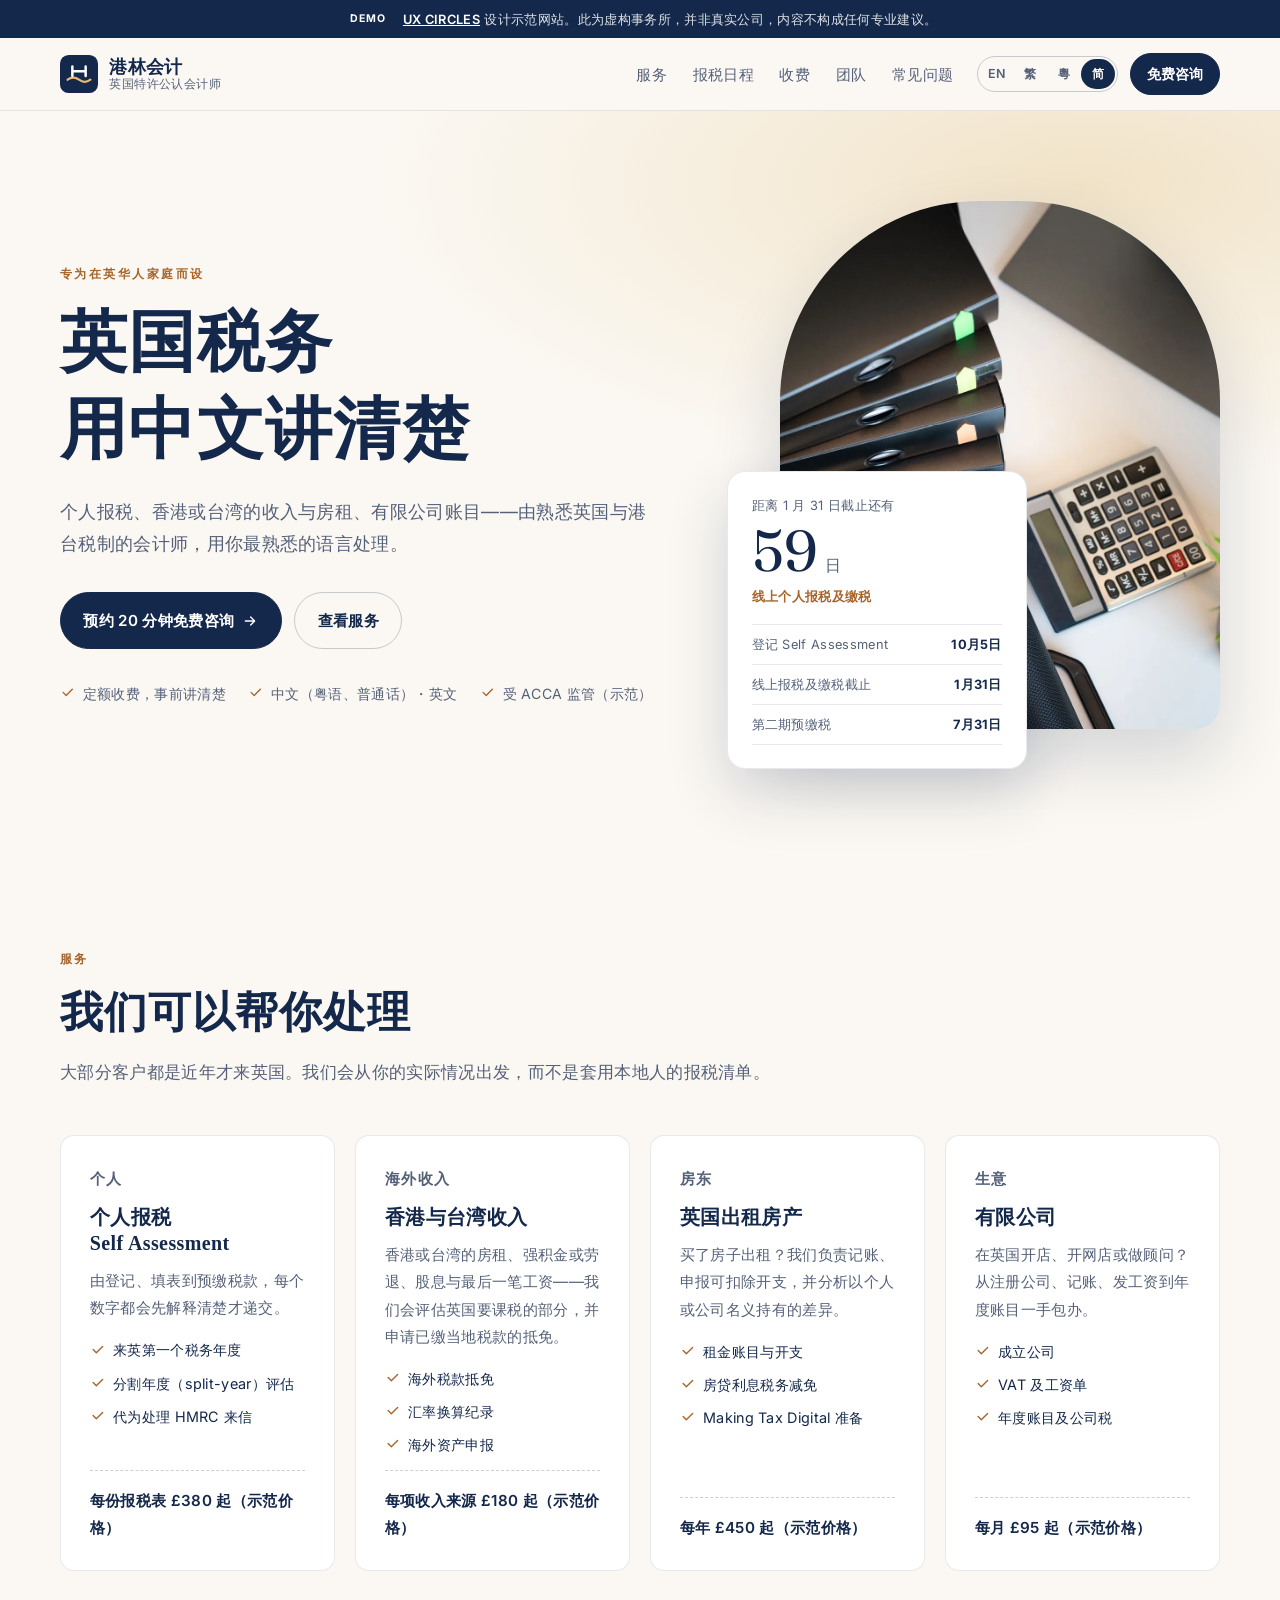
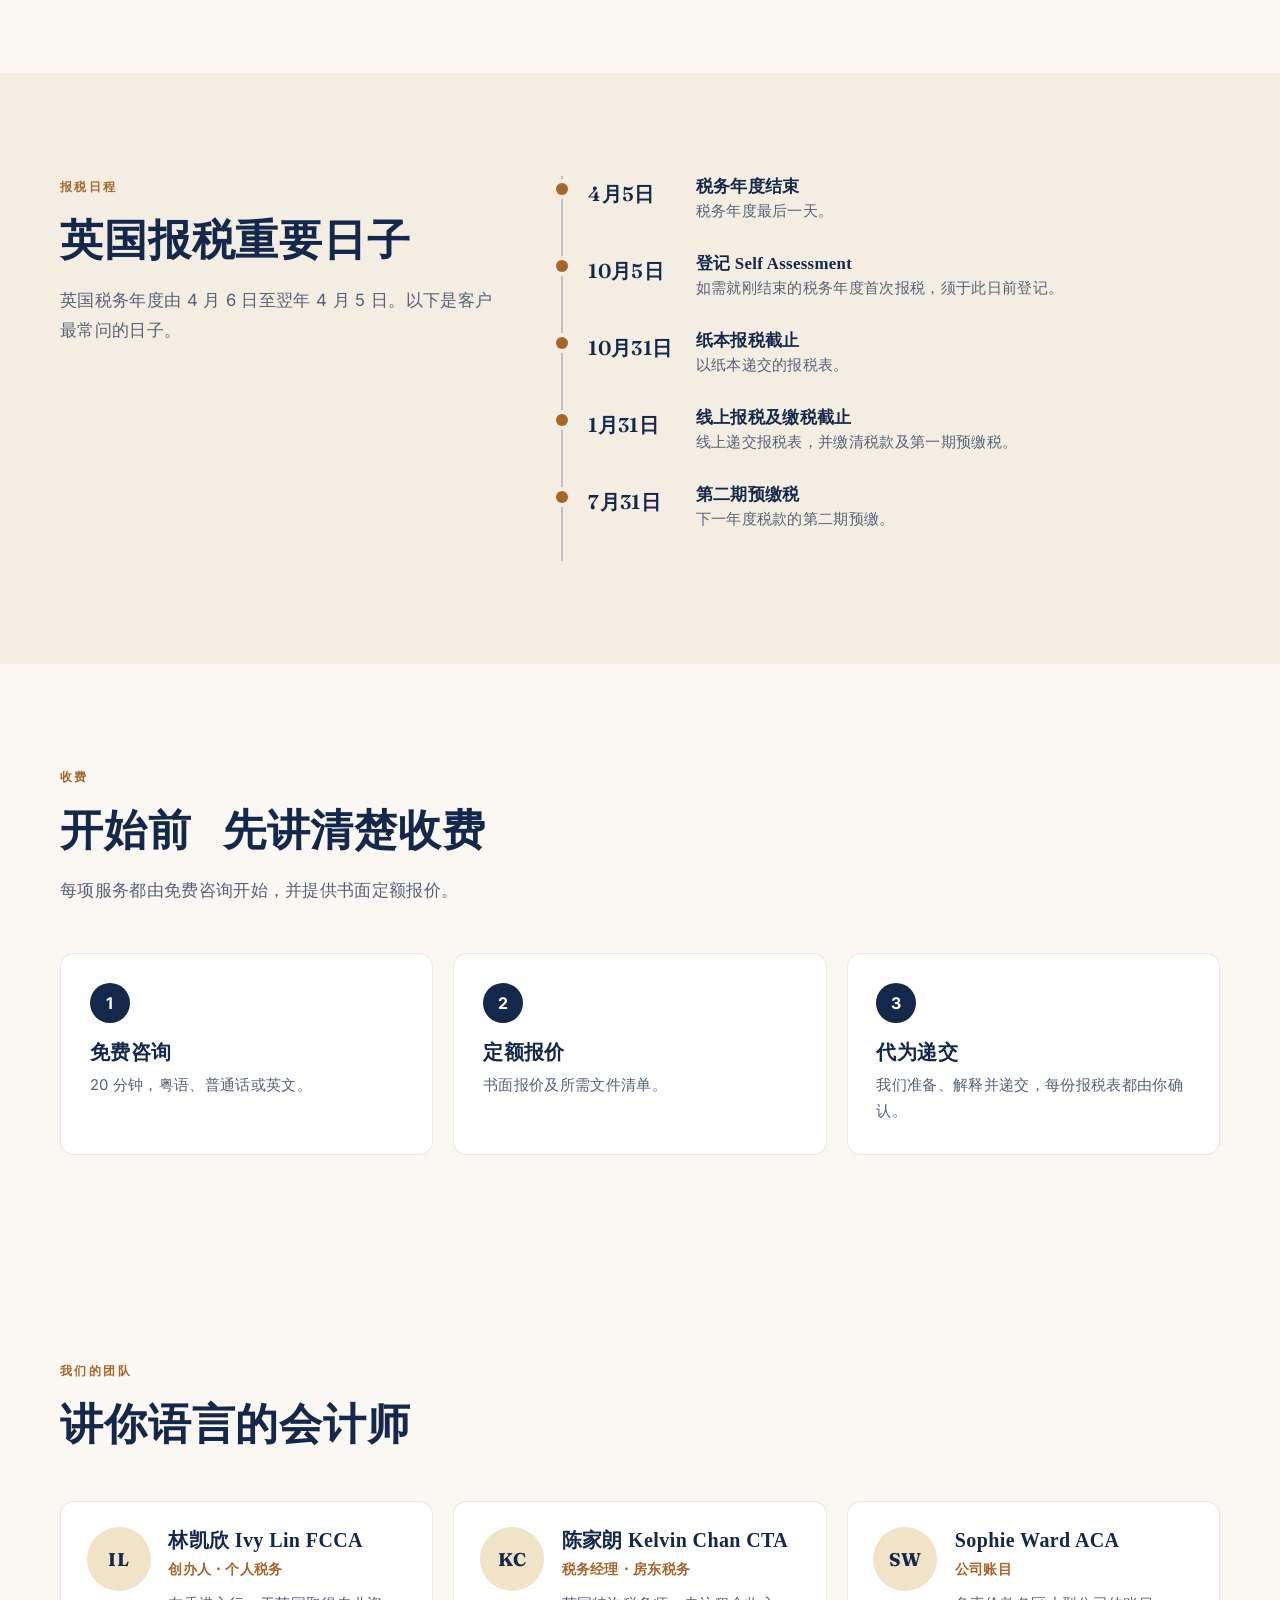
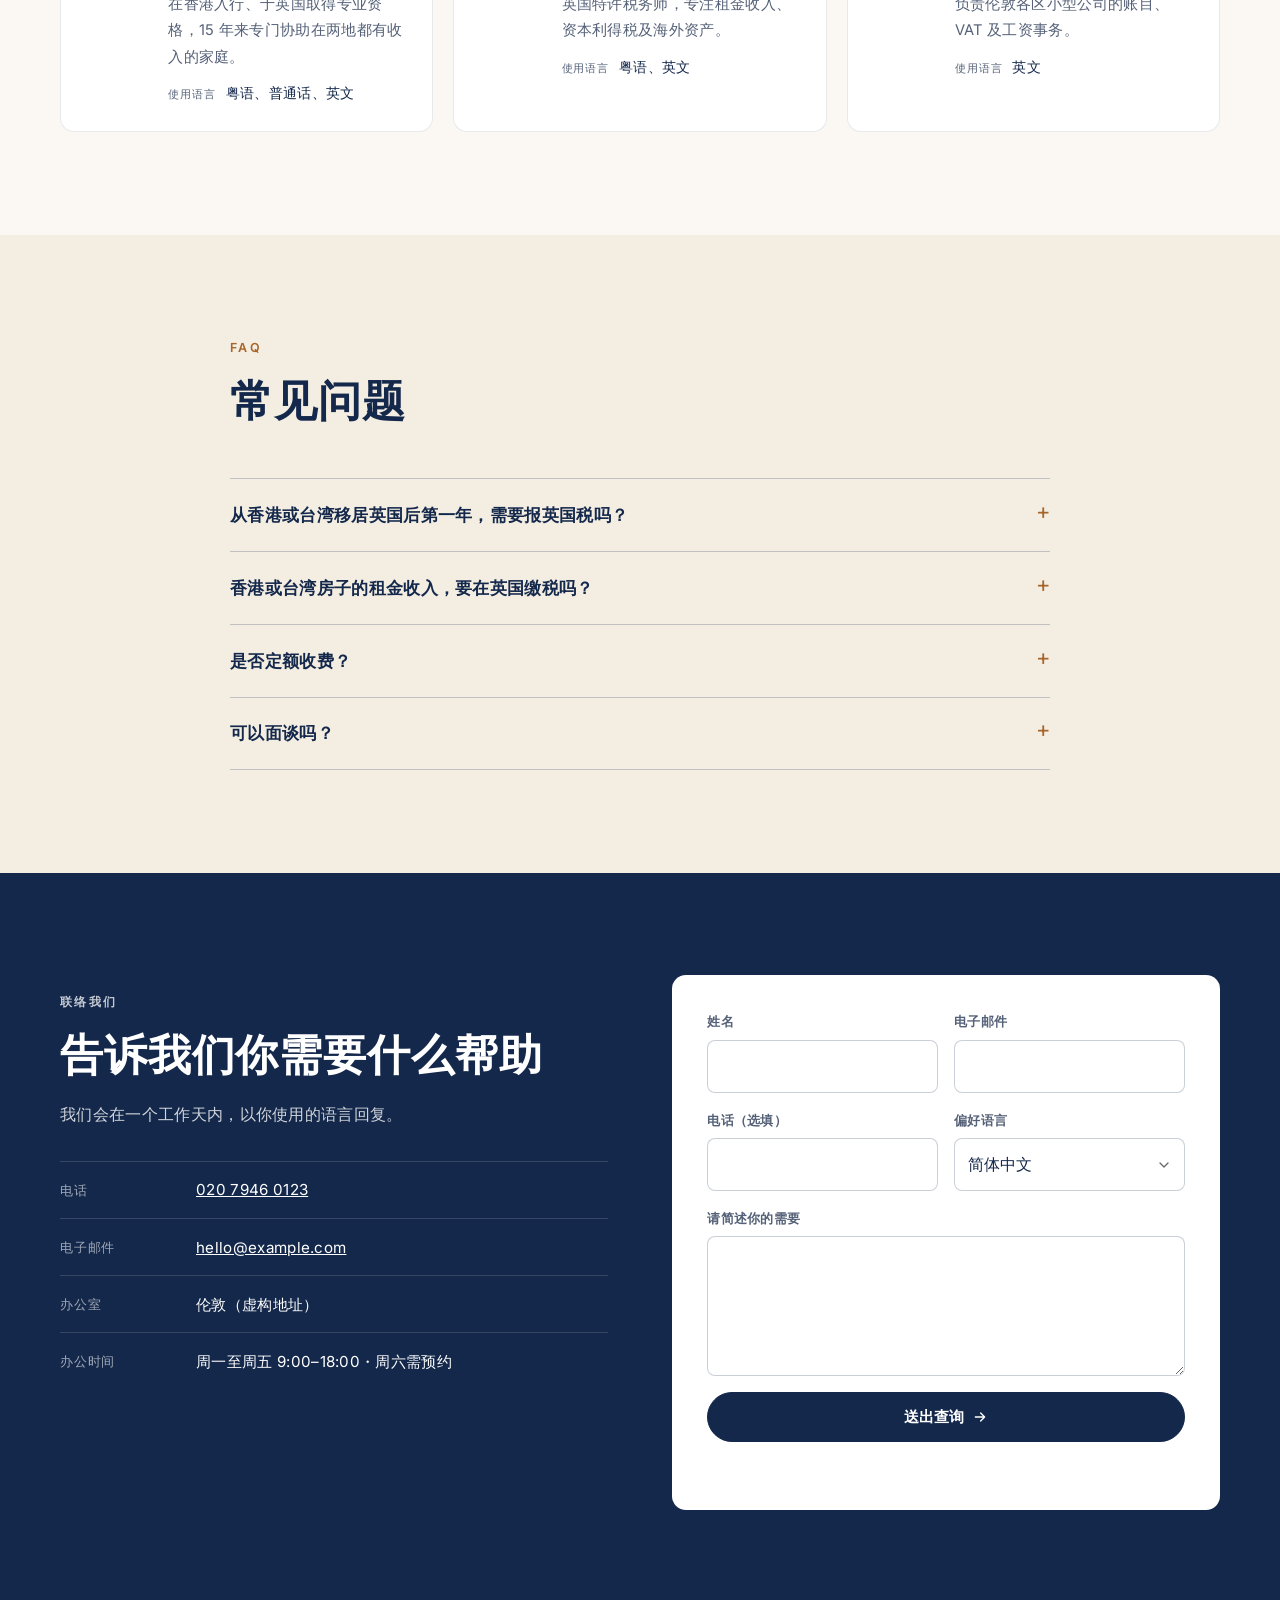
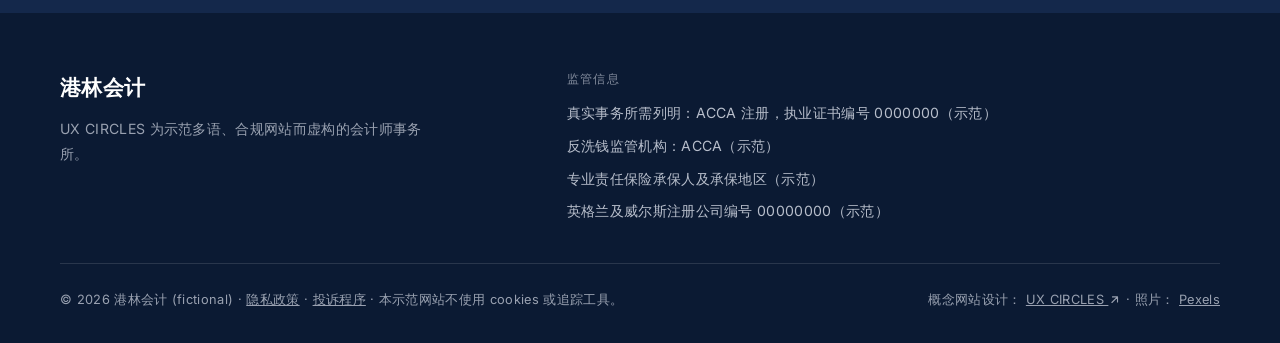
<file: zh-hans/index.html>
<!doctype html>
<html lang="zh-Hans">
<head>
<meta charset="utf-8">
<meta name="viewport" content="width=device-width, initial-scale=1">
<title>港林会计 Harbour Lin — 伦敦中文会计师（示范网站）</title>
<meta name="description" content="UX CIRCLES 设计示范：服务在英香港、台湾家庭的伦敦会计师事务所。以中英文处理个人报税、海外收入、出租房产及有限公司账目。">
<meta name="robots" content="noindex, follow">
<link rel="canonical" href="https://uxcircles.github.io/demo-accountant/zh-hans/">
<link rel="alternate" hreflang="en-GB" href="https://uxcircles.github.io/demo-accountant/">
<link rel="alternate" hreflang="zh-Hant" href="https://uxcircles.github.io/demo-accountant/zh-hant/">
<link rel="alternate" hreflang="zh-HK" href="https://uxcircles.github.io/demo-accountant/yue/">
<link rel="alternate" hreflang="zh-Hans" href="https://uxcircles.github.io/demo-accountant/zh-hans/">
<link rel="alternate" hreflang="x-default" href="https://uxcircles.github.io/demo-accountant/">
<meta property="og:title" content="港林会计 Harbour Lin — 伦敦中文会计师（示范网站）">
<meta property="og:description" content="UX CIRCLES 设计示范：服务在英香港、台湾家庭的伦敦会计师事务所。以中英文处理个人报税、海外收入、出租房产及有限公司账目。">
<meta property="og:type" content="website">
<meta property="og:url" content="https://uxcircles.github.io/demo-accountant/zh-hans/">
<meta name="theme-color" content="#14284b">
<script>document.documentElement.classList.add("js")</script>
<link rel="icon" href="../favicon.svg" type="image/svg+xml">
<link rel="preconnect" href="https://fonts.googleapis.com">
<link rel="preconnect" href="https://fonts.gstatic.com" crossorigin>
<link rel="stylesheet" href="https://fonts.googleapis.com/css2?family=Fraunces:opsz,wght@9..144,500;9..144,600&family=Inter:wght@400;500;600;700&display=swap">
<link rel="stylesheet" href="../styles.css">
<script type="application/ld+json">
{
  "@context": "https://schema.org",
  "@graph": [
    {
      "@type": "AccountingService",
      "@id": "https://uxcircles.github.io/demo-accountant/#firm",
      "name": "港林会计",
      "url": "https://uxcircles.github.io/demo-accountant/zh-hans/",
      "description": "UX CIRCLES 设计示范：服务在英香港、台湾家庭的伦敦会计师事务所。以中英文处理个人报税、海外收入、出租房产及有限公司账目。",
      "telephone": "+44 20 7946 0123",
      "email": "hello@example.com",
      "areaServed": "GB",
      "knowsLanguage": [
        "en",
        "yue",
        "zh-Hant",
        "zh-Hans"
      ],
      "address": {
        "@type": "PostalAddress",
        "addressLocality": "London",
        "addressCountry": "GB"
      },
      "employee": [
        {
          "@type": "Person",
          "name": "林凯欣 Ivy Lin FCCA",
          "jobTitle": "创办人・个人税务",
          "worksFor": {
            "@id": "https://uxcircles.github.io/demo-accountant/#firm"
          },
          "knowsLanguage": "粤语、普通话、英文"
        },
        {
          "@type": "Person",
          "name": "陈家朗 Kelvin Chan CTA",
          "jobTitle": "税务经理・房东税务",
          "worksFor": {
            "@id": "https://uxcircles.github.io/demo-accountant/#firm"
          },
          "knowsLanguage": "粤语、英文"
        },
        {
          "@type": "Person",
          "name": "Sophie Ward ACA",
          "jobTitle": "公司账目",
          "worksFor": {
            "@id": "https://uxcircles.github.io/demo-accountant/#firm"
          },
          "knowsLanguage": "英文"
        }
      ],
      "makesOffer": [
        {
          "@type": "Offer",
          "name": "个人报税 Self Assessment",
          "description": "由登记、填表到预缴税款，每个数字都会先解释清楚才递交。"
        },
        {
          "@type": "Offer",
          "name": "香港与台湾收入",
          "description": "香港或台湾的房租、强积金或劳退、股息与最后一笔工资——我们会评估英国要课税的部分，并申请已缴当地税款的抵免。"
        },
        {
          "@type": "Offer",
          "name": "英国出租房产",
          "description": "买了房子出租？我们负责记账、申报可扣除开支，并分析以个人或公司名义持有的差异。"
        },
        {
          "@type": "Offer",
          "name": "有限公司",
          "description": "在英国开店、开网店或做顾问？从注册公司、记账、发工资到年度账目一手包办。"
        }
      ]
    },
    {
      "@type": "FAQPage",
      "mainEntity": [
        {
          "@type": "Question",
          "name": "从香港或台湾移居英国后第一年，需要报英国税吗？",
          "acceptedAnswer": {
            "@type": "Answer",
            "text": "很多情况下都需要，特别是你仍有香港或台湾的收入、房租或存款利息，或者是自雇人士。能否使用分割年度（split-year）处理，视乎你抵英的时间和方式。我们会在免费咨询中替你评估。"
          }
        },
        {
          "@type": "Question",
          "name": "香港或台湾房子的租金收入，要在英国缴税吗？",
          "acceptedAnswer": {
            "@type": "Answer",
            "text": "如果你是英国税务居民，海外租金收入一般需要在英国申报。已在当地缴交的税款通常可以抵免英国税款，避免同一笔收入被双重课税。"
          }
        },
        {
          "@type": "Question",
          "name": "是否定额收费？",
          "acceptedAnswer": {
            "@type": "Answer",
            "text": "是。首次咨询后，我们会在开始工作前报定额价钱。本示范网站上的价格仅供参考。"
          }
        },
        {
          "@type": "Question",
          "name": "可以面谈吗？",
          "acceptedAnswer": {
            "@type": "Answer",
            "text": "可以，你可以到伦敦办公室，或用视讯会议。大部分客户都是全程线上处理，可选粤语、普通话或英文。"
          }
        }
      ]
    }
  ]
}
</script>
</head>
<body class="lang-zh-hans">
<a class="skip" href="#main">跳至主要内容</a>
<div class="demo-bar" role="note"><span class="demo-tag">DEMO</span><span><a href="https://ux-circles.com/professionals">UX CIRCLES</a> 设计示范网站。此为虚构事务所，并非真实公司，内容不构成任何专业建议。</span></div>

<header class="site-header">
  <div class="wrap header-inner">
    <a class="brand" href="./" aria-label="港林会计">
      <svg viewBox="0 0 40 40" aria-hidden="true"><rect width="40" height="40" rx="9" fill="#14284b"/><path d="M8 26c4-3 8-3 12 0s8 3 12 0" stroke="#e9b872" stroke-width="2.4" fill="none" stroke-linecap="round"/><path d="M13 12v10M27 12v10M13 17h14" stroke="#fff" stroke-width="2.6" stroke-linecap="round"/></svg>
      <span class="brand-text"><span class="brand-name">港林会计</span><span class="brand-sub">英国特许公认会计师</span></span>
    </a>
    <nav class="main-nav" aria-label="选单">
      <ul><li><a href="#services">服务</a></li><li><a href="#dates">报税日程</a></li><li><a href="#fees">收费</a></li><li><a href="#team">团队</a></li><li><a href="#faq">常见问题</a></li></ul>
    </nav>
    <div class="header-tools">
      <div class="lang-switch" role="group" aria-label="语言"><a href="../" lang="en-GB" hreflang="en-GB" title="English">EN</a><a href="../zh-hant/" lang="zh-Hant" hreflang="zh-Hant" title="繁體中文">繁</a><a href="../yue/" lang="yue-Hant-HK" hreflang="zh-HK" title="廣東話">粵</a><a href="./" lang="zh-Hans" hreflang="zh-Hans" title="简体中文" aria-current="true">简</a></div>
      <a class="btn btn-sm" href="#contact">免费咨询</a>
      <button class="menu-btn" type="button" aria-expanded="false" aria-controls="mobile-nav"><span class="sr">选单</span><span class="bars" aria-hidden="true"></span></button>
    </div>
  </div>
  <nav id="mobile-nav" class="mobile-nav" aria-label="选单" hidden>
    <ul><li><a href="#services">服务</a></li><li><a href="#dates">报税日程</a></li><li><a href="#fees">收费</a></li><li><a href="#team">团队</a></li><li><a href="#faq">常见问题</a></li><li><a href="#contact">联络我们</a></li></ul>
  </nav>
</header>

<main id="main">
  <section class="hero">
    <div class="wrap hero-inner">
      <div class="hero-copy">
        <p class="eyebrow">专为在英华人家庭而设</p>
        <h1><span class="ph">英国税务</span> <span class="ph">用中文讲清楚</span></h1>
        <p class="lede">个人报税、香港或台湾的收入与房租、有限公司账目——由熟悉英国与港台税制的会计师，用你最熟悉的语言处理。</p>
        <div class="hero-actions">
          <a class="btn" href="#contact">预约 20 分钟免费咨询 <svg class="ico" viewBox="0 0 24 24" fill="none" stroke="currentColor" stroke-width="2" stroke-linecap="round" stroke-linejoin="round" aria-hidden="true"><path d="M5 12h14M13 6l6 6-6 6"/></svg></a>
          <a class="btn btn-ghost" href="#services">查看服务</a>
        </div>
        <ul class="trust"><li><svg class="ico ico-check" viewBox="0 0 24 24" fill="none" stroke="currentColor" stroke-width="2.2" stroke-linecap="round" stroke-linejoin="round" aria-hidden="true"><path d="M5 12l5 5L20 7"/></svg><span>定额收费，事前讲清楚</span></li><li><svg class="ico ico-check" viewBox="0 0 24 24" fill="none" stroke="currentColor" stroke-width="2.2" stroke-linecap="round" stroke-linejoin="round" aria-hidden="true"><path d="M5 12l5 5L20 7"/></svg><span>中文（粤语、普通话）・英文</span></li><li><svg class="ico ico-check" viewBox="0 0 24 24" fill="none" stroke="currentColor" stroke-width="2.2" stroke-linecap="round" stroke-linejoin="round" aria-hidden="true"><path d="M5 12l5 5L20 7"/></svg><span>受 ACCA 监管（示范）</span></li></ul>
      </div>
      <div class="hero-visual">
        <figure class="hero-photo">
          <img src="../img/hero-desk.webp" alt="" width="1000" height="1200">
        </figure>
        <div class="deadline-card">
          <p class="dc-label">距离 1 月 31 日截止还有</p>
          <p class="dc-num"><span data-countdown>—</span><small>日</small></p>
          <p class="dc-note">线上个人报税及缴税</p>
          <div class="dc-rows">
            <div><span>登记 Self Assessment</span><b>10月5日</b></div>
            <div><span>线上报税及缴税截止</span><b>1月31日</b></div>
            <div><span>第二期预缴税</span><b>7月31日</b></div>
          </div>
        </div></div>
    </div>
  </section>

  <section class="section" id="services">
    <div class="wrap">
      <header class="sec-head">
        <p class="eyebrow">服务</p>
        <h2>我们可以帮你处理</h2>
        <p>大部分客户都是近年才来英国。我们会从你的实际情况出发，而不是套用本地人的报税清单。</p>
      </header>
      <div class="svc-grid">
      <article class="svc">
        <p class="svc-kicker">个人</p>
        <h3>个人报税 Self Assessment</h3>
        <p>由登记、填表到预缴税款，每个数字都会先解释清楚才递交。</p>
        <ul class="ticks"><li><svg class="ico ico-check" viewBox="0 0 24 24" fill="none" stroke="currentColor" stroke-width="2.2" stroke-linecap="round" stroke-linejoin="round" aria-hidden="true"><path d="M5 12l5 5L20 7"/></svg><span>来英第一个税务年度</span></li><li><svg class="ico ico-check" viewBox="0 0 24 24" fill="none" stroke="currentColor" stroke-width="2.2" stroke-linecap="round" stroke-linejoin="round" aria-hidden="true"><path d="M5 12l5 5L20 7"/></svg><span>分割年度（split-year）评估</span></li><li><svg class="ico ico-check" viewBox="0 0 24 24" fill="none" stroke="currentColor" stroke-width="2.2" stroke-linecap="round" stroke-linejoin="round" aria-hidden="true"><path d="M5 12l5 5L20 7"/></svg><span>代为处理 HMRC 来信</span></li></ul>
        <p class="svc-price">每份报税表 £380 起（示范价格）</p>
      </article>
      <article class="svc">
        <p class="svc-kicker">海外收入</p>
        <h3>香港与台湾收入</h3>
        <p>香港或台湾的房租、强积金或劳退、股息与最后一笔工资——我们会评估英国要课税的部分，并申请已缴当地税款的抵免。</p>
        <ul class="ticks"><li><svg class="ico ico-check" viewBox="0 0 24 24" fill="none" stroke="currentColor" stroke-width="2.2" stroke-linecap="round" stroke-linejoin="round" aria-hidden="true"><path d="M5 12l5 5L20 7"/></svg><span>海外税款抵免</span></li><li><svg class="ico ico-check" viewBox="0 0 24 24" fill="none" stroke="currentColor" stroke-width="2.2" stroke-linecap="round" stroke-linejoin="round" aria-hidden="true"><path d="M5 12l5 5L20 7"/></svg><span>汇率换算纪录</span></li><li><svg class="ico ico-check" viewBox="0 0 24 24" fill="none" stroke="currentColor" stroke-width="2.2" stroke-linecap="round" stroke-linejoin="round" aria-hidden="true"><path d="M5 12l5 5L20 7"/></svg><span>海外资产申报</span></li></ul>
        <p class="svc-price">每项收入来源 £180 起（示范价格）</p>
      </article>
      <article class="svc">
        <p class="svc-kicker">房东</p>
        <h3>英国出租房产</h3>
        <p>买了房子出租？我们负责记账、申报可扣除开支，并分析以个人或公司名义持有的差异。</p>
        <ul class="ticks"><li><svg class="ico ico-check" viewBox="0 0 24 24" fill="none" stroke="currentColor" stroke-width="2.2" stroke-linecap="round" stroke-linejoin="round" aria-hidden="true"><path d="M5 12l5 5L20 7"/></svg><span>租金账目与开支</span></li><li><svg class="ico ico-check" viewBox="0 0 24 24" fill="none" stroke="currentColor" stroke-width="2.2" stroke-linecap="round" stroke-linejoin="round" aria-hidden="true"><path d="M5 12l5 5L20 7"/></svg><span>房贷利息税务减免</span></li><li><svg class="ico ico-check" viewBox="0 0 24 24" fill="none" stroke="currentColor" stroke-width="2.2" stroke-linecap="round" stroke-linejoin="round" aria-hidden="true"><path d="M5 12l5 5L20 7"/></svg><span>Making Tax Digital 准备</span></li></ul>
        <p class="svc-price">每年 £450 起（示范价格）</p>
      </article>
      <article class="svc">
        <p class="svc-kicker">生意</p>
        <h3>有限公司</h3>
        <p>在英国开店、开网店或做顾问？从注册公司、记账、发工资到年度账目一手包办。</p>
        <ul class="ticks"><li><svg class="ico ico-check" viewBox="0 0 24 24" fill="none" stroke="currentColor" stroke-width="2.2" stroke-linecap="round" stroke-linejoin="round" aria-hidden="true"><path d="M5 12l5 5L20 7"/></svg><span>成立公司</span></li><li><svg class="ico ico-check" viewBox="0 0 24 24" fill="none" stroke="currentColor" stroke-width="2.2" stroke-linecap="round" stroke-linejoin="round" aria-hidden="true"><path d="M5 12l5 5L20 7"/></svg><span>VAT 及工资单</span></li><li><svg class="ico ico-check" viewBox="0 0 24 24" fill="none" stroke="currentColor" stroke-width="2.2" stroke-linecap="round" stroke-linejoin="round" aria-hidden="true"><path d="M5 12l5 5L20 7"/></svg><span>年度账目及公司税</span></li></ul>
        <p class="svc-price">每月 £95 起（示范价格）</p>
      </article></div>
    </div>
  </section>

  <section class="section section-tint" id="dates">
    <div class="wrap dates-inner">
      <header class="sec-head">
        <p class="eyebrow">报税日程</p>
        <h2>英国报税重要日子</h2>
        <p>英国税务年度由 4 月 6 日至翌年 4 月 5 日。以下是客户最常问的日子。</p>
      </header>
      <ol class="timeline">
          <li><span class="d">4月5日</span><div><h3>税务年度结束</h3><p>税务年度最后一天。</p></div></li>
          <li><span class="d">10月5日</span><div><h3>登记 Self Assessment</h3><p>如需就刚结束的税务年度首次报税，须于此日前登记。</p></div></li>
          <li><span class="d">10月31日</span><div><h3>纸本报税截止</h3><p>以纸本递交的报税表。</p></div></li>
          <li><span class="d">1月31日</span><div><h3>线上报税及缴税截止</h3><p>线上递交报税表，并缴清税款及第一期预缴税。</p></div></li>
          <li><span class="d">7月31日</span><div><h3>第二期预缴税</h3><p>下一年度税款的第二期预缴。</p></div></li>
      </ol>
    </div>
  </section>

  <section class="section" id="fees">
    <div class="wrap">
      <header class="sec-head">
        <p class="eyebrow">收费</p>
        <h2><span class="ph">开始前</span> <span class="ph">先讲清楚收费</span></h2>
        <p>每项服务都由免费咨询开始，并提供书面定额报价。</p>
      </header>
      <ol class="steps">
        <li><span class="n">1</span><h3>免费咨询</h3><p>20 分钟，粤语、普通话或英文。</p></li>
        <li><span class="n">2</span><h3>定额报价</h3><p>书面报价及所需文件清单。</p></li>
        <li><span class="n">3</span><h3>代为递交</h3><p>我们准备、解释并递交，每份报税表都由你确认。</p></li>
      </ol>
    </div>
  </section>

  <section class="section" id="team">
    <div class="wrap">
      <header class="sec-head">
        <p class="eyebrow">我们的团队</p>
        <h2>讲你语言的会计师</h2>
      </header>
      <div class="team-grid">
      <article class="person">
        <div class="avatar" aria-hidden="true">IL</div>
        <div>
          <h3>林凯欣 Ivy Lin FCCA</h3>
          <p class="role">创办人・个人税务</p>
          <p class="bio">在香港入行、于英国取得专业资格，15 年来专门协助在两地都有收入的家庭。</p>
          <p class="speaks"><span>使用语言</span> 粤语、普通话、英文</p>
        </div>
      </article>
      <article class="person">
        <div class="avatar" aria-hidden="true">KC</div>
        <div>
          <h3>陈家朗 Kelvin Chan CTA</h3>
          <p class="role">税务经理・房东税务</p>
          <p class="bio">英国特许税务师，专注租金收入、资本利得税及海外资产。</p>
          <p class="speaks"><span>使用语言</span> 粤语、英文</p>
        </div>
      </article>
      <article class="person">
        <div class="avatar" aria-hidden="true">SW</div>
        <div>
          <h3>Sophie Ward ACA</h3>
          <p class="role">公司账目</p>
          <p class="bio">负责伦敦各区小型公司的账目、VAT 及工资事务。</p>
          <p class="speaks"><span>使用语言</span> 英文</p>
        </div>
      </article></div>
    </div>
  </section>

  <section class="section section-tint" id="faq">
    <div class="wrap narrow">
      <header class="sec-head">
        <p class="eyebrow">FAQ</p>
        <h2>常见问题</h2>
      </header>
      <div class="faq">
      <details class="qa">
        <summary>从香港或台湾移居英国后第一年，需要报英国税吗？</summary>
        <div><p>很多情况下都需要，特别是你仍有香港或台湾的收入、房租或存款利息，或者是自雇人士。能否使用分割年度（split-year）处理，视乎你抵英的时间和方式。我们会在免费咨询中替你评估。</p></div>
      </details>
      <details class="qa">
        <summary>香港或台湾房子的租金收入，要在英国缴税吗？</summary>
        <div><p>如果你是英国税务居民，海外租金收入一般需要在英国申报。已在当地缴交的税款通常可以抵免英国税款，避免同一笔收入被双重课税。</p></div>
      </details>
      <details class="qa">
        <summary>是否定额收费？</summary>
        <div><p>是。首次咨询后，我们会在开始工作前报定额价钱。本示范网站上的价格仅供参考。</p></div>
      </details>
      <details class="qa">
        <summary>可以面谈吗？</summary>
        <div><p>可以，你可以到伦敦办公室，或用视讯会议。大部分客户都是全程线上处理，可选粤语、普通话或英文。</p></div>
      </details></div>
    </div>
  </section>

  <section class="section contact" id="contact">
    <div class="wrap contact-inner">
      <div>
        <p class="eyebrow">联络我们</p>
        <h2>告诉我们你需要什么帮助</h2>
        <p>我们会在一个工作天内，以你使用的语言回复。</p>
        <ul class="contact-list">
          <li><span>电话</span><a href="tel:+442079460123">020 7946 0123</a></li>
          <li><span>电子邮件</span><a href="mailto:hello@example.com">hello@example.com</a></li>
          <li><span>办公室</span>伦敦（虚构地址）</li>
          <li><span>办公时间</span>周一至周五 9:00–18:00・周六需预约</li>
        </ul>
      </div>
      <form class="enquiry" novalidate data-demo-msg="这是示范网站，讯息并未送出。">
        <label>姓名<input name="name" autocomplete="name" required></label>
        <label>电子邮件<input name="email" type="email" autocomplete="email" required></label>
        <label>电话（选填）<input name="phone" type="tel" autocomplete="tel"></label>
        <label>偏好语言<select name="lang"><option>English</option><option>繁體中文</option><option>廣東話</option><option selected>简体中文</option></select></label>
        <label class="full">请简述你的需要<textarea name="message" rows="4"></textarea></label>
        <button class="btn full" type="submit">送出查询 <svg class="ico" viewBox="0 0 24 24" fill="none" stroke="currentColor" stroke-width="2" stroke-linecap="round" stroke-linejoin="round" aria-hidden="true"><path d="M5 12h14M13 6l6 6-6 6"/></svg></button>
        <p class="form-status full" role="status" aria-live="polite"></p>
      </form>
    </div>
  </section>
</main>

<footer class="site-footer">
  <div class="wrap">
    <div class="footer-top">
      <div>
        <p class="footer-brand">港林会计</p>
        <p class="footer-sub">UX CIRCLES 为示范多语、合规网站而虚构的会计师事务所。</p>
      </div>
      <div class="reg">
        <p class="reg-title">监管信息</p>
        <ul><li>真实事务所需列明：ACCA 注册，执业证书编号 0000000（示范）</li><li>反洗钱监管机构：ACCA（示范）</li><li>专业责任保险承保人及承保地区（示范）</li><li>英格兰及威尔斯注册公司编号 00000000（示范）</li></ul>
        
      </div>
    </div>
    <div class="footer-bottom">
      <p>© 2026 港林会计 (fictional) · <a href="#contact">隐私政策</a> · <a href="#contact">投诉程序</a> · 本示范网站不使用 cookies 或追踪工具。</p>
      <p>概念网站设计： <a href="https://ux-circles.com/professionals">UX CIRCLES <svg class="ico" viewBox="0 0 24 24" fill="none" stroke="currentColor" stroke-width="2" stroke-linecap="round" stroke-linejoin="round" aria-hidden="true"><path d="M7 17L17 7M8 7h9v9"/></svg></a> · 照片： <a href="https://www.pexels.com/">Pexels</a></p>
    </div>
  </div>
</footer>
<script src="../main.js" defer></script>
</body>
</html>
</file>
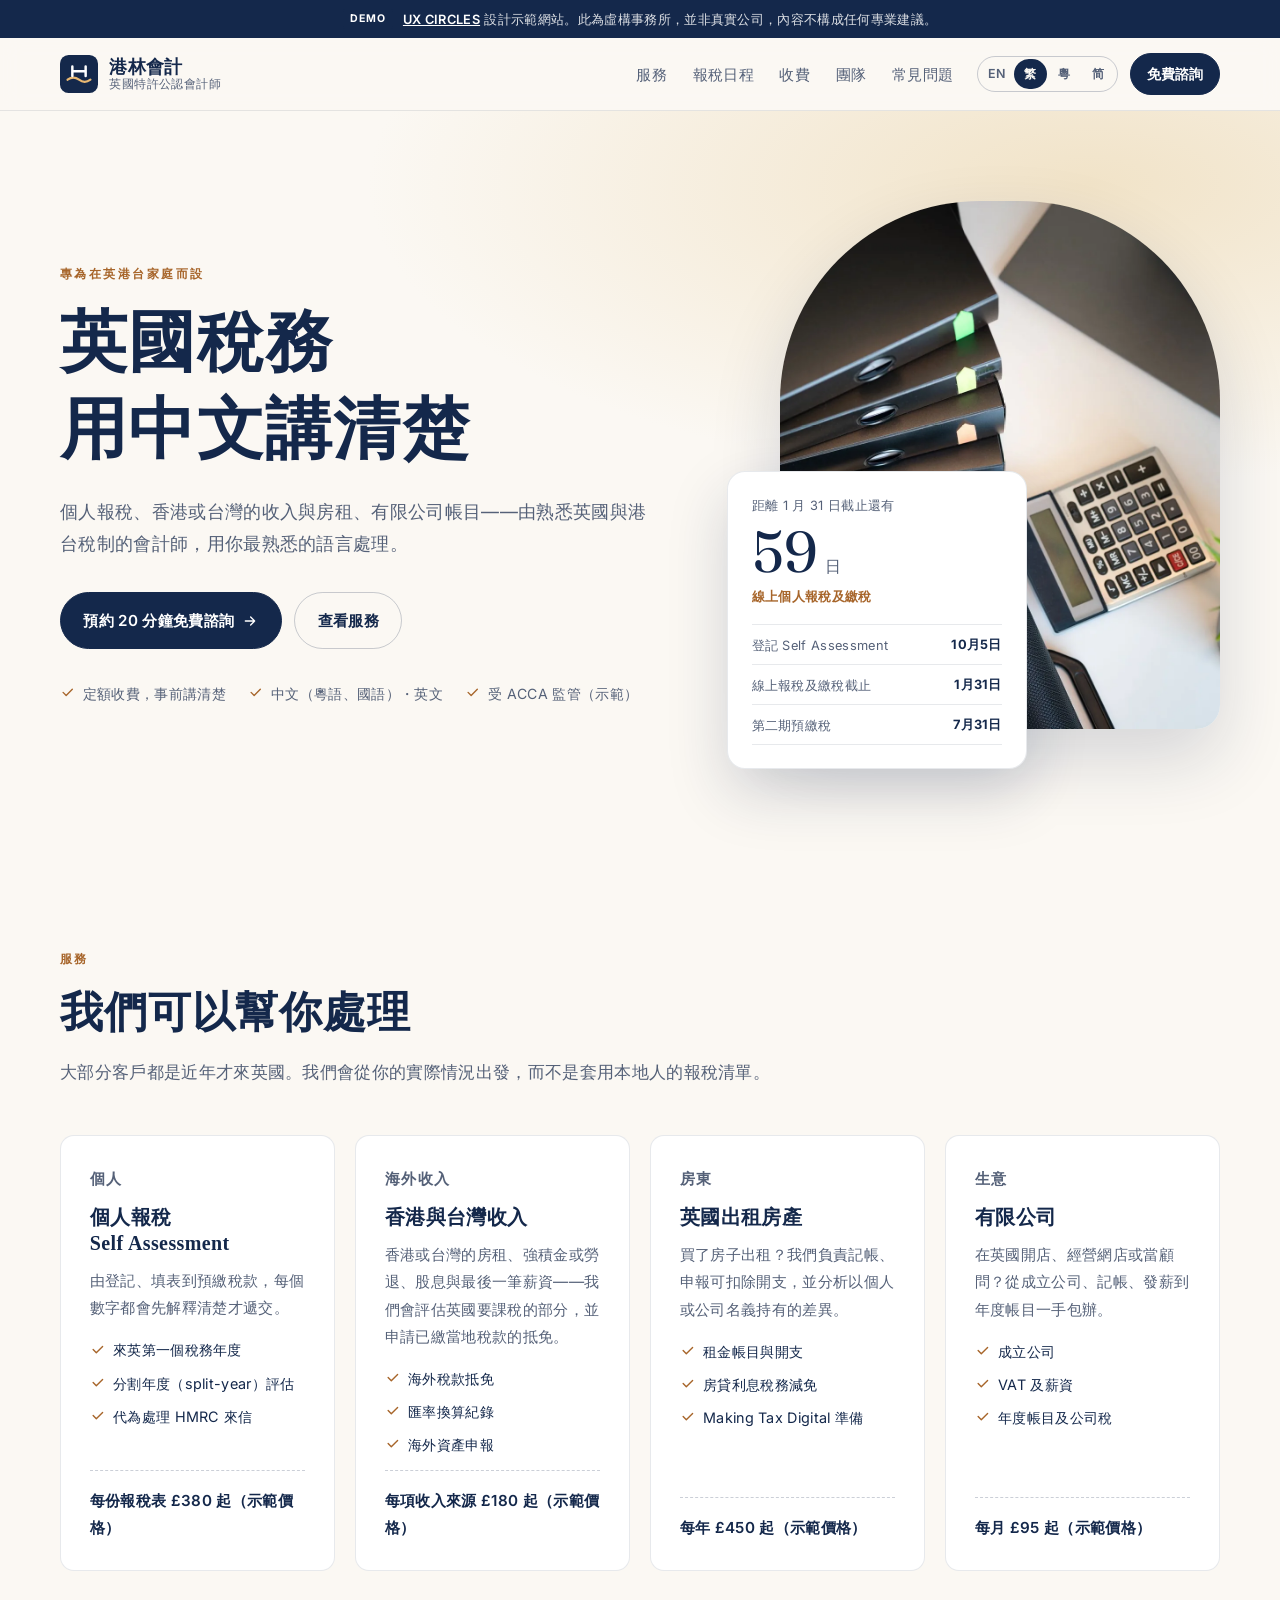
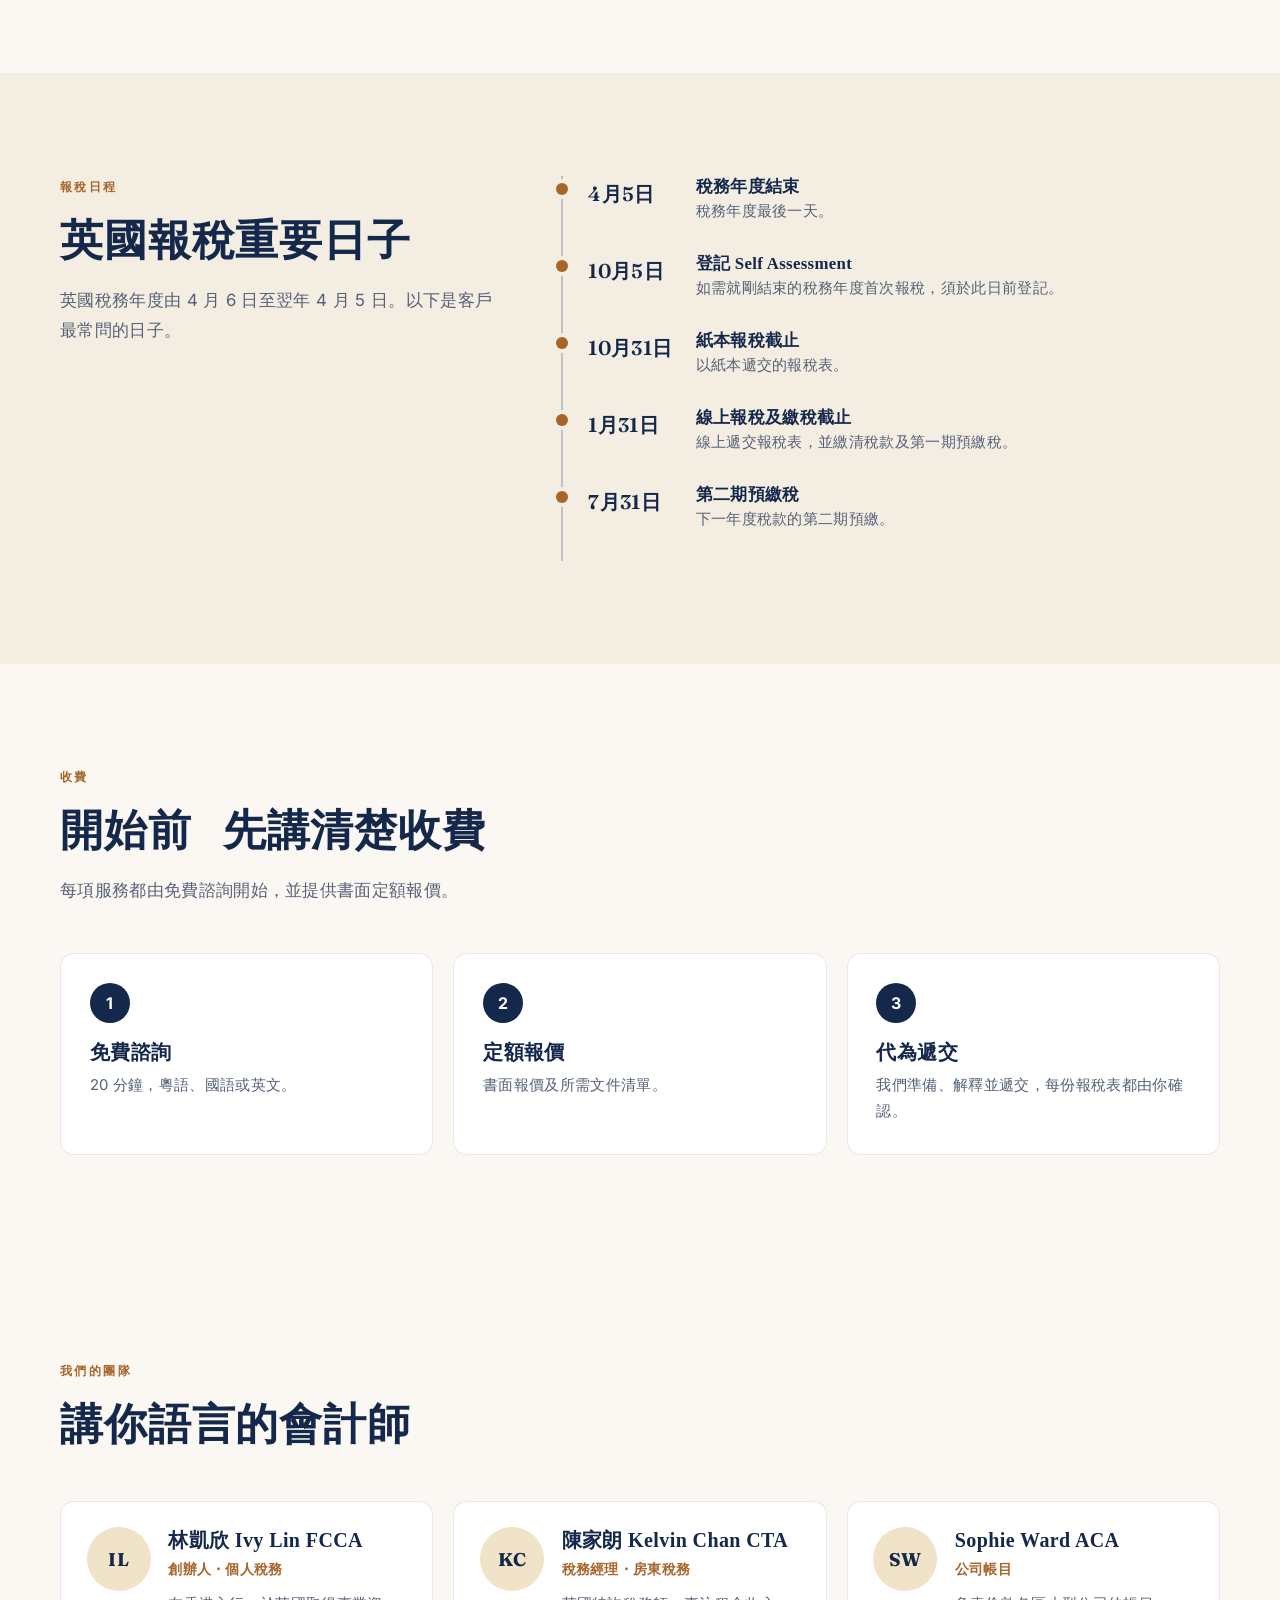
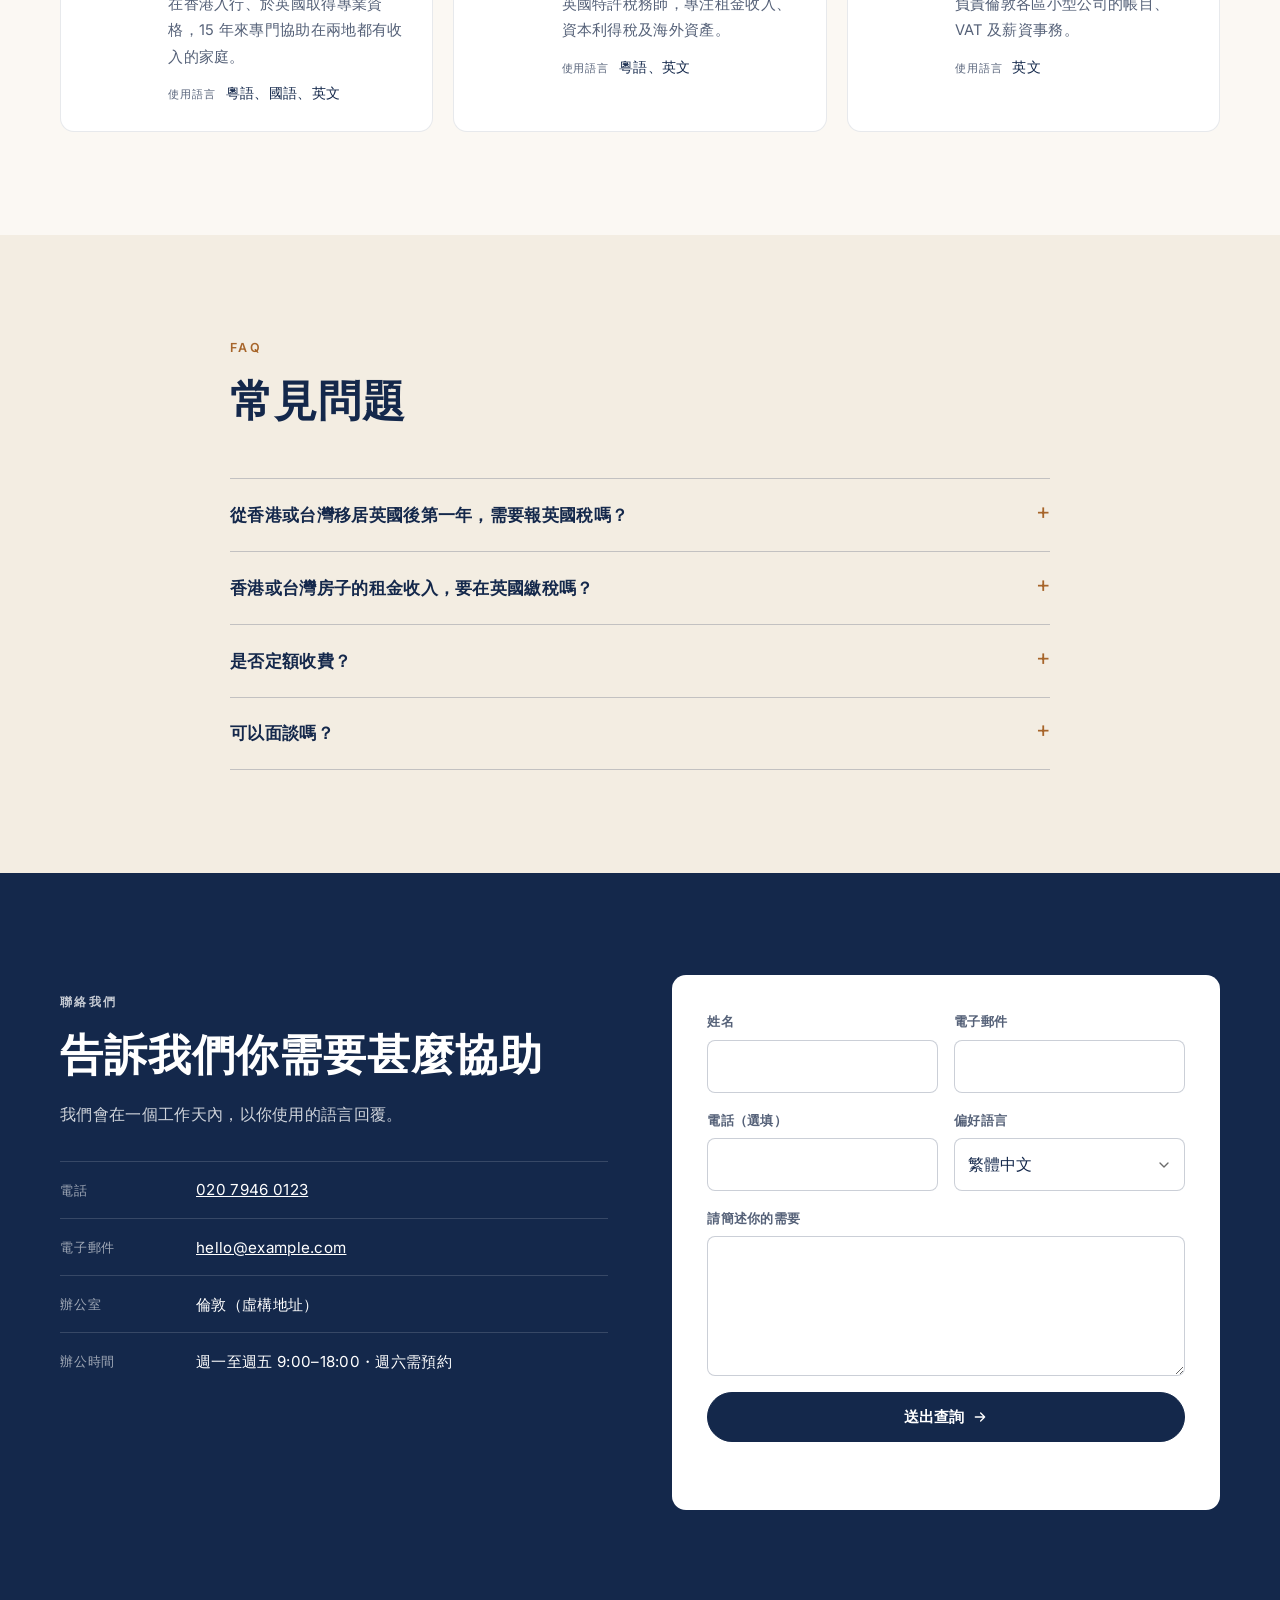
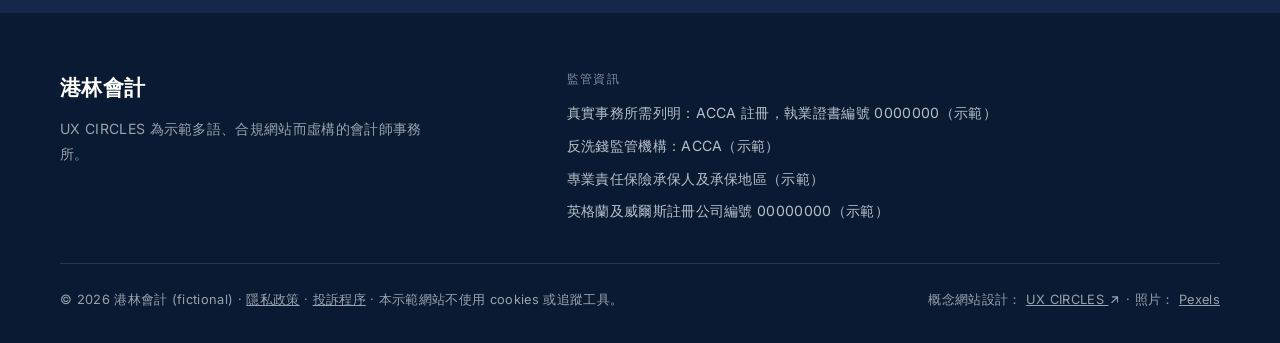
<file: zh-hant/index.html>
<!doctype html>
<html lang="zh-Hant">
<head>
<meta charset="utf-8">
<meta name="viewport" content="width=device-width, initial-scale=1">
<title>港林會計 Harbour Lin — 倫敦中文會計師（示範網站）</title>
<meta name="description" content="UX CIRCLES 設計示範：服務在英香港、台灣家庭的倫敦會計師事務所。以中英文處理個人報稅、海外收入、出租房產及有限公司帳目。">
<meta name="robots" content="noindex, follow">
<link rel="canonical" href="https://uxcircles.github.io/demo-accountant/zh-hant/">
<link rel="alternate" hreflang="en-GB" href="https://uxcircles.github.io/demo-accountant/">
<link rel="alternate" hreflang="zh-Hant" href="https://uxcircles.github.io/demo-accountant/zh-hant/">
<link rel="alternate" hreflang="zh-HK" href="https://uxcircles.github.io/demo-accountant/yue/">
<link rel="alternate" hreflang="zh-Hans" href="https://uxcircles.github.io/demo-accountant/zh-hans/">
<link rel="alternate" hreflang="x-default" href="https://uxcircles.github.io/demo-accountant/">
<meta property="og:title" content="港林會計 Harbour Lin — 倫敦中文會計師（示範網站）">
<meta property="og:description" content="UX CIRCLES 設計示範：服務在英香港、台灣家庭的倫敦會計師事務所。以中英文處理個人報稅、海外收入、出租房產及有限公司帳目。">
<meta property="og:type" content="website">
<meta property="og:url" content="https://uxcircles.github.io/demo-accountant/zh-hant/">
<meta name="theme-color" content="#14284b">
<script>document.documentElement.classList.add("js")</script>
<link rel="icon" href="../favicon.svg" type="image/svg+xml">
<link rel="preconnect" href="https://fonts.googleapis.com">
<link rel="preconnect" href="https://fonts.gstatic.com" crossorigin>
<link rel="stylesheet" href="https://fonts.googleapis.com/css2?family=Fraunces:opsz,wght@9..144,500;9..144,600&family=Inter:wght@400;500;600;700&display=swap">
<link rel="stylesheet" href="../styles.css">
<script type="application/ld+json">
{
  "@context": "https://schema.org",
  "@graph": [
    {
      "@type": "AccountingService",
      "@id": "https://uxcircles.github.io/demo-accountant/#firm",
      "name": "港林會計",
      "url": "https://uxcircles.github.io/demo-accountant/zh-hant/",
      "description": "UX CIRCLES 設計示範：服務在英香港、台灣家庭的倫敦會計師事務所。以中英文處理個人報稅、海外收入、出租房產及有限公司帳目。",
      "telephone": "+44 20 7946 0123",
      "email": "hello@example.com",
      "areaServed": "GB",
      "knowsLanguage": [
        "en",
        "yue",
        "zh-Hant",
        "zh-Hans"
      ],
      "address": {
        "@type": "PostalAddress",
        "addressLocality": "London",
        "addressCountry": "GB"
      },
      "employee": [
        {
          "@type": "Person",
          "name": "林凱欣 Ivy Lin FCCA",
          "jobTitle": "創辦人・個人稅務",
          "worksFor": {
            "@id": "https://uxcircles.github.io/demo-accountant/#firm"
          },
          "knowsLanguage": "粵語、國語、英文"
        },
        {
          "@type": "Person",
          "name": "陳家朗 Kelvin Chan CTA",
          "jobTitle": "稅務經理・房東稅務",
          "worksFor": {
            "@id": "https://uxcircles.github.io/demo-accountant/#firm"
          },
          "knowsLanguage": "粵語、英文"
        },
        {
          "@type": "Person",
          "name": "Sophie Ward ACA",
          "jobTitle": "公司帳目",
          "worksFor": {
            "@id": "https://uxcircles.github.io/demo-accountant/#firm"
          },
          "knowsLanguage": "英文"
        }
      ],
      "makesOffer": [
        {
          "@type": "Offer",
          "name": "個人報稅 Self Assessment",
          "description": "由登記、填表到預繳稅款，每個數字都會先解釋清楚才遞交。"
        },
        {
          "@type": "Offer",
          "name": "香港與台灣收入",
          "description": "香港或台灣的房租、強積金或勞退、股息與最後一筆薪資——我們會評估英國要課稅的部分，並申請已繳當地稅款的抵免。"
        },
        {
          "@type": "Offer",
          "name": "英國出租房產",
          "description": "買了房子出租？我們負責記帳、申報可扣除開支，並分析以個人或公司名義持有的差異。"
        },
        {
          "@type": "Offer",
          "name": "有限公司",
          "description": "在英國開店、經營網店或當顧問？從成立公司、記帳、發薪到年度帳目一手包辦。"
        }
      ]
    },
    {
      "@type": "FAQPage",
      "mainEntity": [
        {
          "@type": "Question",
          "name": "從香港或台灣移居英國後第一年，需要報英國稅嗎？",
          "acceptedAnswer": {
            "@type": "Answer",
            "text": "很多情況下都需要，特別是你仍有香港或台灣的收入、房租或存款利息，或者是自僱人士。能否使用分割年度（split-year）處理，視乎你抵英的時間和方式。我們會在免費諮詢中替你評估。"
          }
        },
        {
          "@type": "Question",
          "name": "香港或台灣房子的租金收入，要在英國繳稅嗎？",
          "acceptedAnswer": {
            "@type": "Answer",
            "text": "如果你是英國稅務居民，海外租金收入一般需要在英國申報。已在當地繳交的稅款通常可以抵免英國稅款，避免同一筆收入被雙重課稅。"
          }
        },
        {
          "@type": "Question",
          "name": "是否定額收費？",
          "acceptedAnswer": {
            "@type": "Answer",
            "text": "是。首次諮詢後，我們會在開始工作前報定額價錢。本示範網站上的價格僅供參考。"
          }
        },
        {
          "@type": "Question",
          "name": "可以面談嗎？",
          "acceptedAnswer": {
            "@type": "Answer",
            "text": "可以，你可以到倫敦辦公室，或用視訊會議。大部分客戶都是全程線上處理，可選粵語、國語或英文。"
          }
        }
      ]
    }
  ]
}
</script>
</head>
<body class="lang-zh-hant">
<a class="skip" href="#main">跳至主要內容</a>
<div class="demo-bar" role="note"><span class="demo-tag">DEMO</span><span><a href="https://ux-circles.com/professionals">UX CIRCLES</a> 設計示範網站。此為虛構事務所，並非真實公司，內容不構成任何專業建議。</span></div>

<header class="site-header">
  <div class="wrap header-inner">
    <a class="brand" href="./" aria-label="港林會計">
      <svg viewBox="0 0 40 40" aria-hidden="true"><rect width="40" height="40" rx="9" fill="#14284b"/><path d="M8 26c4-3 8-3 12 0s8 3 12 0" stroke="#e9b872" stroke-width="2.4" fill="none" stroke-linecap="round"/><path d="M13 12v10M27 12v10M13 17h14" stroke="#fff" stroke-width="2.6" stroke-linecap="round"/></svg>
      <span class="brand-text"><span class="brand-name">港林會計</span><span class="brand-sub">英國特許公認會計師</span></span>
    </a>
    <nav class="main-nav" aria-label="選單">
      <ul><li><a href="#services">服務</a></li><li><a href="#dates">報稅日程</a></li><li><a href="#fees">收費</a></li><li><a href="#team">團隊</a></li><li><a href="#faq">常見問題</a></li></ul>
    </nav>
    <div class="header-tools">
      <div class="lang-switch" role="group" aria-label="語言"><a href="../" lang="en-GB" hreflang="en-GB" title="English">EN</a><a href="./" lang="zh-Hant" hreflang="zh-Hant" title="繁體中文" aria-current="true">繁</a><a href="../yue/" lang="yue-Hant-HK" hreflang="zh-HK" title="廣東話">粵</a><a href="../zh-hans/" lang="zh-Hans" hreflang="zh-Hans" title="简体中文">简</a></div>
      <a class="btn btn-sm" href="#contact">免費諮詢</a>
      <button class="menu-btn" type="button" aria-expanded="false" aria-controls="mobile-nav"><span class="sr">選單</span><span class="bars" aria-hidden="true"></span></button>
    </div>
  </div>
  <nav id="mobile-nav" class="mobile-nav" aria-label="選單" hidden>
    <ul><li><a href="#services">服務</a></li><li><a href="#dates">報稅日程</a></li><li><a href="#fees">收費</a></li><li><a href="#team">團隊</a></li><li><a href="#faq">常見問題</a></li><li><a href="#contact">聯絡我們</a></li></ul>
  </nav>
</header>

<main id="main">
  <section class="hero">
    <div class="wrap hero-inner">
      <div class="hero-copy">
        <p class="eyebrow">專為在英港台家庭而設</p>
        <h1><span class="ph">英國稅務</span> <span class="ph">用中文講清楚</span></h1>
        <p class="lede">個人報稅、香港或台灣的收入與房租、有限公司帳目——由熟悉英國與港台稅制的會計師，用你最熟悉的語言處理。</p>
        <div class="hero-actions">
          <a class="btn" href="#contact">預約 20 分鐘免費諮詢 <svg class="ico" viewBox="0 0 24 24" fill="none" stroke="currentColor" stroke-width="2" stroke-linecap="round" stroke-linejoin="round" aria-hidden="true"><path d="M5 12h14M13 6l6 6-6 6"/></svg></a>
          <a class="btn btn-ghost" href="#services">查看服務</a>
        </div>
        <ul class="trust"><li><svg class="ico ico-check" viewBox="0 0 24 24" fill="none" stroke="currentColor" stroke-width="2.2" stroke-linecap="round" stroke-linejoin="round" aria-hidden="true"><path d="M5 12l5 5L20 7"/></svg><span>定額收費，事前講清楚</span></li><li><svg class="ico ico-check" viewBox="0 0 24 24" fill="none" stroke="currentColor" stroke-width="2.2" stroke-linecap="round" stroke-linejoin="round" aria-hidden="true"><path d="M5 12l5 5L20 7"/></svg><span>中文（粵語、國語）・英文</span></li><li><svg class="ico ico-check" viewBox="0 0 24 24" fill="none" stroke="currentColor" stroke-width="2.2" stroke-linecap="round" stroke-linejoin="round" aria-hidden="true"><path d="M5 12l5 5L20 7"/></svg><span>受 ACCA 監管（示範）</span></li></ul>
      </div>
      <div class="hero-visual">
        <figure class="hero-photo">
          <img src="../img/hero-desk.webp" alt="" width="1000" height="1200">
        </figure>
        <div class="deadline-card">
          <p class="dc-label">距離 1 月 31 日截止還有</p>
          <p class="dc-num"><span data-countdown>—</span><small>日</small></p>
          <p class="dc-note">線上個人報稅及繳稅</p>
          <div class="dc-rows">
            <div><span>登記 Self Assessment</span><b>10月5日</b></div>
            <div><span>線上報稅及繳稅截止</span><b>1月31日</b></div>
            <div><span>第二期預繳稅</span><b>7月31日</b></div>
          </div>
        </div></div>
    </div>
  </section>

  <section class="section" id="services">
    <div class="wrap">
      <header class="sec-head">
        <p class="eyebrow">服務</p>
        <h2>我們可以幫你處理</h2>
        <p>大部分客戶都是近年才來英國。我們會從你的實際情況出發，而不是套用本地人的報稅清單。</p>
      </header>
      <div class="svc-grid">
      <article class="svc">
        <p class="svc-kicker">個人</p>
        <h3>個人報稅 Self Assessment</h3>
        <p>由登記、填表到預繳稅款，每個數字都會先解釋清楚才遞交。</p>
        <ul class="ticks"><li><svg class="ico ico-check" viewBox="0 0 24 24" fill="none" stroke="currentColor" stroke-width="2.2" stroke-linecap="round" stroke-linejoin="round" aria-hidden="true"><path d="M5 12l5 5L20 7"/></svg><span>來英第一個稅務年度</span></li><li><svg class="ico ico-check" viewBox="0 0 24 24" fill="none" stroke="currentColor" stroke-width="2.2" stroke-linecap="round" stroke-linejoin="round" aria-hidden="true"><path d="M5 12l5 5L20 7"/></svg><span>分割年度（split-year）評估</span></li><li><svg class="ico ico-check" viewBox="0 0 24 24" fill="none" stroke="currentColor" stroke-width="2.2" stroke-linecap="round" stroke-linejoin="round" aria-hidden="true"><path d="M5 12l5 5L20 7"/></svg><span>代為處理 HMRC 來信</span></li></ul>
        <p class="svc-price">每份報稅表 £380 起（示範價格）</p>
      </article>
      <article class="svc">
        <p class="svc-kicker">海外收入</p>
        <h3>香港與台灣收入</h3>
        <p>香港或台灣的房租、強積金或勞退、股息與最後一筆薪資——我們會評估英國要課稅的部分，並申請已繳當地稅款的抵免。</p>
        <ul class="ticks"><li><svg class="ico ico-check" viewBox="0 0 24 24" fill="none" stroke="currentColor" stroke-width="2.2" stroke-linecap="round" stroke-linejoin="round" aria-hidden="true"><path d="M5 12l5 5L20 7"/></svg><span>海外稅款抵免</span></li><li><svg class="ico ico-check" viewBox="0 0 24 24" fill="none" stroke="currentColor" stroke-width="2.2" stroke-linecap="round" stroke-linejoin="round" aria-hidden="true"><path d="M5 12l5 5L20 7"/></svg><span>匯率換算紀錄</span></li><li><svg class="ico ico-check" viewBox="0 0 24 24" fill="none" stroke="currentColor" stroke-width="2.2" stroke-linecap="round" stroke-linejoin="round" aria-hidden="true"><path d="M5 12l5 5L20 7"/></svg><span>海外資產申報</span></li></ul>
        <p class="svc-price">每項收入來源 £180 起（示範價格）</p>
      </article>
      <article class="svc">
        <p class="svc-kicker">房東</p>
        <h3>英國出租房產</h3>
        <p>買了房子出租？我們負責記帳、申報可扣除開支，並分析以個人或公司名義持有的差異。</p>
        <ul class="ticks"><li><svg class="ico ico-check" viewBox="0 0 24 24" fill="none" stroke="currentColor" stroke-width="2.2" stroke-linecap="round" stroke-linejoin="round" aria-hidden="true"><path d="M5 12l5 5L20 7"/></svg><span>租金帳目與開支</span></li><li><svg class="ico ico-check" viewBox="0 0 24 24" fill="none" stroke="currentColor" stroke-width="2.2" stroke-linecap="round" stroke-linejoin="round" aria-hidden="true"><path d="M5 12l5 5L20 7"/></svg><span>房貸利息稅務減免</span></li><li><svg class="ico ico-check" viewBox="0 0 24 24" fill="none" stroke="currentColor" stroke-width="2.2" stroke-linecap="round" stroke-linejoin="round" aria-hidden="true"><path d="M5 12l5 5L20 7"/></svg><span>Making Tax Digital 準備</span></li></ul>
        <p class="svc-price">每年 £450 起（示範價格）</p>
      </article>
      <article class="svc">
        <p class="svc-kicker">生意</p>
        <h3>有限公司</h3>
        <p>在英國開店、經營網店或當顧問？從成立公司、記帳、發薪到年度帳目一手包辦。</p>
        <ul class="ticks"><li><svg class="ico ico-check" viewBox="0 0 24 24" fill="none" stroke="currentColor" stroke-width="2.2" stroke-linecap="round" stroke-linejoin="round" aria-hidden="true"><path d="M5 12l5 5L20 7"/></svg><span>成立公司</span></li><li><svg class="ico ico-check" viewBox="0 0 24 24" fill="none" stroke="currentColor" stroke-width="2.2" stroke-linecap="round" stroke-linejoin="round" aria-hidden="true"><path d="M5 12l5 5L20 7"/></svg><span>VAT 及薪資</span></li><li><svg class="ico ico-check" viewBox="0 0 24 24" fill="none" stroke="currentColor" stroke-width="2.2" stroke-linecap="round" stroke-linejoin="round" aria-hidden="true"><path d="M5 12l5 5L20 7"/></svg><span>年度帳目及公司稅</span></li></ul>
        <p class="svc-price">每月 £95 起（示範價格）</p>
      </article></div>
    </div>
  </section>

  <section class="section section-tint" id="dates">
    <div class="wrap dates-inner">
      <header class="sec-head">
        <p class="eyebrow">報稅日程</p>
        <h2>英國報稅重要日子</h2>
        <p>英國稅務年度由 4 月 6 日至翌年 4 月 5 日。以下是客戶最常問的日子。</p>
      </header>
      <ol class="timeline">
          <li><span class="d">4月5日</span><div><h3>稅務年度結束</h3><p>稅務年度最後一天。</p></div></li>
          <li><span class="d">10月5日</span><div><h3>登記 Self Assessment</h3><p>如需就剛結束的稅務年度首次報稅，須於此日前登記。</p></div></li>
          <li><span class="d">10月31日</span><div><h3>紙本報稅截止</h3><p>以紙本遞交的報稅表。</p></div></li>
          <li><span class="d">1月31日</span><div><h3>線上報稅及繳稅截止</h3><p>線上遞交報稅表，並繳清稅款及第一期預繳稅。</p></div></li>
          <li><span class="d">7月31日</span><div><h3>第二期預繳稅</h3><p>下一年度稅款的第二期預繳。</p></div></li>
      </ol>
    </div>
  </section>

  <section class="section" id="fees">
    <div class="wrap">
      <header class="sec-head">
        <p class="eyebrow">收費</p>
        <h2><span class="ph">開始前</span> <span class="ph">先講清楚收費</span></h2>
        <p>每項服務都由免費諮詢開始，並提供書面定額報價。</p>
      </header>
      <ol class="steps">
        <li><span class="n">1</span><h3>免費諮詢</h3><p>20 分鐘，粵語、國語或英文。</p></li>
        <li><span class="n">2</span><h3>定額報價</h3><p>書面報價及所需文件清單。</p></li>
        <li><span class="n">3</span><h3>代為遞交</h3><p>我們準備、解釋並遞交，每份報稅表都由你確認。</p></li>
      </ol>
    </div>
  </section>

  <section class="section" id="team">
    <div class="wrap">
      <header class="sec-head">
        <p class="eyebrow">我們的團隊</p>
        <h2>講你語言的會計師</h2>
      </header>
      <div class="team-grid">
      <article class="person">
        <div class="avatar" aria-hidden="true">IL</div>
        <div>
          <h3>林凱欣 Ivy Lin FCCA</h3>
          <p class="role">創辦人・個人稅務</p>
          <p class="bio">在香港入行、於英國取得專業資格，15 年來專門協助在兩地都有收入的家庭。</p>
          <p class="speaks"><span>使用語言</span> 粵語、國語、英文</p>
        </div>
      </article>
      <article class="person">
        <div class="avatar" aria-hidden="true">KC</div>
        <div>
          <h3>陳家朗 Kelvin Chan CTA</h3>
          <p class="role">稅務經理・房東稅務</p>
          <p class="bio">英國特許稅務師，專注租金收入、資本利得稅及海外資產。</p>
          <p class="speaks"><span>使用語言</span> 粵語、英文</p>
        </div>
      </article>
      <article class="person">
        <div class="avatar" aria-hidden="true">SW</div>
        <div>
          <h3>Sophie Ward ACA</h3>
          <p class="role">公司帳目</p>
          <p class="bio">負責倫敦各區小型公司的帳目、VAT 及薪資事務。</p>
          <p class="speaks"><span>使用語言</span> 英文</p>
        </div>
      </article></div>
    </div>
  </section>

  <section class="section section-tint" id="faq">
    <div class="wrap narrow">
      <header class="sec-head">
        <p class="eyebrow">FAQ</p>
        <h2>常見問題</h2>
      </header>
      <div class="faq">
      <details class="qa">
        <summary>從香港或台灣移居英國後第一年，需要報英國稅嗎？</summary>
        <div><p>很多情況下都需要，特別是你仍有香港或台灣的收入、房租或存款利息，或者是自僱人士。能否使用分割年度（split-year）處理，視乎你抵英的時間和方式。我們會在免費諮詢中替你評估。</p></div>
      </details>
      <details class="qa">
        <summary>香港或台灣房子的租金收入，要在英國繳稅嗎？</summary>
        <div><p>如果你是英國稅務居民，海外租金收入一般需要在英國申報。已在當地繳交的稅款通常可以抵免英國稅款，避免同一筆收入被雙重課稅。</p></div>
      </details>
      <details class="qa">
        <summary>是否定額收費？</summary>
        <div><p>是。首次諮詢後，我們會在開始工作前報定額價錢。本示範網站上的價格僅供參考。</p></div>
      </details>
      <details class="qa">
        <summary>可以面談嗎？</summary>
        <div><p>可以，你可以到倫敦辦公室，或用視訊會議。大部分客戶都是全程線上處理，可選粵語、國語或英文。</p></div>
      </details></div>
    </div>
  </section>

  <section class="section contact" id="contact">
    <div class="wrap contact-inner">
      <div>
        <p class="eyebrow">聯絡我們</p>
        <h2>告訴我們你需要甚麼協助</h2>
        <p>我們會在一個工作天內，以你使用的語言回覆。</p>
        <ul class="contact-list">
          <li><span>電話</span><a href="tel:+442079460123">020 7946 0123</a></li>
          <li><span>電子郵件</span><a href="mailto:hello@example.com">hello@example.com</a></li>
          <li><span>辦公室</span>倫敦（虛構地址）</li>
          <li><span>辦公時間</span>週一至週五 9:00–18:00・週六需預約</li>
        </ul>
      </div>
      <form class="enquiry" novalidate data-demo-msg="這是示範網站，訊息並未送出。">
        <label>姓名<input name="name" autocomplete="name" required></label>
        <label>電子郵件<input name="email" type="email" autocomplete="email" required></label>
        <label>電話（選填）<input name="phone" type="tel" autocomplete="tel"></label>
        <label>偏好語言<select name="lang"><option>English</option><option selected>繁體中文</option><option>廣東話</option><option>简体中文</option></select></label>
        <label class="full">請簡述你的需要<textarea name="message" rows="4"></textarea></label>
        <button class="btn full" type="submit">送出查詢 <svg class="ico" viewBox="0 0 24 24" fill="none" stroke="currentColor" stroke-width="2" stroke-linecap="round" stroke-linejoin="round" aria-hidden="true"><path d="M5 12h14M13 6l6 6-6 6"/></svg></button>
        <p class="form-status full" role="status" aria-live="polite"></p>
      </form>
    </div>
  </section>
</main>

<footer class="site-footer">
  <div class="wrap">
    <div class="footer-top">
      <div>
        <p class="footer-brand">港林會計</p>
        <p class="footer-sub">UX CIRCLES 為示範多語、合規網站而虛構的會計師事務所。</p>
      </div>
      <div class="reg">
        <p class="reg-title">監管資訊</p>
        <ul><li>真實事務所需列明：ACCA 註冊，執業證書編號 0000000（示範）</li><li>反洗錢監管機構：ACCA（示範）</li><li>專業責任保險承保人及承保地區（示範）</li><li>英格蘭及威爾斯註冊公司編號 00000000（示範）</li></ul>
        
      </div>
    </div>
    <div class="footer-bottom">
      <p>© 2026 港林會計 (fictional) · <a href="#contact">隱私政策</a> · <a href="#contact">投訴程序</a> · 本示範網站不使用 cookies 或追蹤工具。</p>
      <p>概念網站設計： <a href="https://ux-circles.com/professionals">UX CIRCLES <svg class="ico" viewBox="0 0 24 24" fill="none" stroke="currentColor" stroke-width="2" stroke-linecap="round" stroke-linejoin="round" aria-hidden="true"><path d="M7 17L17 7M8 7h9v9"/></svg></a> · 照片： <a href="https://www.pexels.com/">Pexels</a></p>
    </div>
  </div>
</footer>
<script src="../main.js" defer></script>
</body>
</html>
</file>
<file: styles.css>
:root{
--font-body:"Inter",-apple-system,"PingFang HK","PingFang TC","Noto Sans TC","Microsoft JhengHei","Noto Sans SC",sans-serif;
--font-display:"Fraunces",Georgia,serif;--font-display-zh:"Noto Serif TC","Songti TC","PMingLiU","Noto Serif SC",serif;--display-weight:600;--display-tracking:-.015em;
--ink:#14284b;--muted:#556178;--bg:#fbf8f3;--surface:#f3ede2;--card:#fff;--line:rgba(20,40,75,.1);--line-strong:rgba(20,40,75,.22);
--accent:#14284b;--accent-dark:#0b1a33;--on-accent:#fff;--accent-text:#a7652a;--radius:14px;--radius-btn:999px;
--hero-bg:radial-gradient(1200px 500px at 85% 10%,#f1e3c8 0,transparent 60%),var(--bg);
--avatar-bg:#f1e3c8;--avatar-ink:#14284b;--contact-bg:#14284b;--contact-ink:#fff;--footer-bg:#0b1a33;--footer-ink:#d6dbe6}
.lang-zh-hans{--font-display-zh:"Noto Serif SC","Songti SC","SimSun",serif}
.demo-tag{background:#e9b872;color:#14284b}
*,*::before,*::after{box-sizing:border-box;margin:0;padding:0}
html{scroll-behavior:smooth;-webkit-text-size-adjust:100%}
body{font-family:var(--font-body);color:var(--ink);background:var(--bg);line-height:1.65;font-size:16px;overflow-x:hidden}
body.lang-zh-hant,body.lang-zh-hans,body.lang-yue{line-height:1.8;letter-spacing:.02em}
img,svg{display:block;max-width:100%}
a{color:inherit}
.wrap{width:min(1160px,100% - 32px);margin-inline:auto}
.narrow{width:min(820px,100% - 32px)}
.sr{position:absolute;width:1px;height:1px;overflow:hidden;clip:rect(0 0 0 0)}
.skip{position:absolute;left:-9999px;top:0;background:var(--ink);color:#fff;padding:.5rem 1rem;z-index:100}
.skip:focus{left:8px;top:8px}
.ico{width:1.05em;height:1.05em;flex-shrink:0;display:inline-block;vertical-align:-.15em}
:focus-visible{outline:2px solid var(--accent);outline-offset:3px;border-radius:4px}

.demo-bar{background:var(--ink);color:rgba(255,255,255,.86);font-size:.8rem;padding:.55rem 16px;display:flex;gap:.6rem;align-items:center;justify-content:center;text-align:center;line-height:1.5}
.demo-bar a{color:#fff;font-weight:600}
.demo-tag{background:var(--accent);color:var(--on-accent);font-weight:700;font-size:.66rem;letter-spacing:.1em;padding:.15rem .45rem;border-radius:3px;flex-shrink:0}

.site-header{position:sticky;top:0;z-index:50;background:color-mix(in srgb,var(--bg) 92%,transparent);backdrop-filter:blur(10px);border-bottom:1px solid var(--line)}
.header-inner{display:flex;align-items:center;gap:1.5rem;min-height:72px}
.brand{display:flex;align-items:center;gap:.7rem;text-decoration:none;flex-shrink:0}
.brand svg{width:38px;height:38px}
.brand-text{display:flex;flex-direction:column;line-height:1.15}
.brand-name{font-family:var(--font-display);font-weight:var(--display-weight);font-size:1.1rem;color:var(--ink)}
.brand-sub{font-size:.72rem;color:var(--muted);letter-spacing:.04em}
.main-nav{margin-left:auto}
.main-nav ul{display:flex;gap:1.6rem;list-style:none}
.main-nav a{text-decoration:none;font-size:.92rem;color:var(--muted);transition:color .2s}
.main-nav a:hover{color:var(--ink)}
.header-tools{display:flex;align-items:center;gap:.8rem}
.lang-switch{display:flex;border:1px solid var(--line-strong);border-radius:999px;padding:2px}
.lang-switch a{text-decoration:none;font-size:.78rem;font-weight:600;min-width:2.1rem;height:1.9rem;display:grid;place-items:center;border-radius:999px;color:var(--muted)}
.lang-switch a[aria-current]{background:var(--ink);color:var(--bg)}
.menu-btn{display:none;width:42px;height:42px;border:1px solid var(--line-strong);border-radius:10px;background:transparent;cursor:pointer;position:relative}
.bars,.bars::before,.bars::after{position:absolute;left:11px;right:11px;height:2px;background:var(--ink);border-radius:2px;content:""}
.bars{top:20px}.bars::before{top:-6px;left:0;right:0}.bars::after{top:6px;left:0;right:0}
.mobile-nav{border-top:1px solid var(--line);background:var(--bg)}
.mobile-nav ul{list-style:none;width:min(1160px,100% - 32px);margin:auto;padding:.5rem 0 1rem}
.mobile-nav a{display:block;padding:.8rem 0;text-decoration:none;border-bottom:1px solid var(--line);font-weight:500}

.btn{display:inline-flex;align-items:center;justify-content:center;gap:.5rem;background:var(--accent);color:var(--on-accent);text-decoration:none;font-weight:600;font-size:.95rem;padding:.85rem 1.4rem;border-radius:var(--radius-btn);border:1px solid var(--accent);cursor:pointer;font-family:inherit;transition:transform .15s,background .2s}
.btn:hover{transform:translateY(-1px);background:var(--accent-dark);border-color:var(--accent-dark)}
.btn-sm{padding:.5rem .95rem;font-size:.85rem}
.btn-ghost{background:transparent;color:var(--ink);border-color:var(--line-strong)}
.btn-ghost:hover{background:var(--surface);border-color:var(--ink)}

.eyebrow{font-size:.78rem;font-weight:600;letter-spacing:.14em;text-transform:uppercase;color:var(--accent-text);margin-bottom:.9rem}
.lang-zh-hant .eyebrow,.lang-zh-hans .eyebrow,.lang-yue .eyebrow{letter-spacing:.2em}
h1,h2,h3{font-family:var(--font-display);font-weight:var(--display-weight);line-height:1.12;color:var(--ink);letter-spacing:var(--display-tracking)}
.lang-zh-hant h1,.lang-zh-hans h1,.lang-yue h1,.lang-zh-hant h2,.lang-zh-hans h2,.lang-yue h2,.lang-zh-hant h3,.lang-zh-hans h3,.lang-yue h3{font-family:var(--font-display-zh);letter-spacing:.02em;line-height:1.3}
h1,h2,h3{text-wrap:balance}
h1 .ph,h2 .ph,h3 .ph{display:inline-block;word-spacing:normal}
h1:has(.ph),h2:has(.ph),h3:has(.ph){word-spacing:.45em}
h1{font-size:clamp(2.3rem,5.2vw,4.2rem)}
h2{font-size:clamp(1.8rem,3.4vw,2.7rem)}
h3{font-size:1.25rem}

.hero{padding:clamp(3rem,7vw,6rem) 0 clamp(3rem,6vw,5rem);background:var(--hero-bg)}
.hero-inner{display:grid;grid-template-columns:1.1fr .9fr;gap:clamp(2rem,5vw,4.5rem);align-items:center}
.lede{font-size:1.12rem;color:var(--muted);margin:1.4rem 0 2rem;max-width:36em}
.hero-actions{display:flex;flex-wrap:wrap;gap:.8rem}
.trust{list-style:none;display:flex;flex-wrap:wrap;gap:.6rem 1.4rem;margin-top:2rem;font-size:.88rem;color:var(--muted)}
.trust li,.ticks li{display:flex;gap:.5rem;align-items:flex-start}
.ico-check{color:var(--accent-text);margin-top:.28em}

.section{padding:clamp(4rem,8vw,6.5rem) 0}
.section-tint{background:var(--surface)}
.sec-head{max-width:720px;margin-bottom:3rem}
.sec-head p:not(.eyebrow){color:var(--muted);margin-top:1rem;font-size:1.05rem}

.svc-grid{display:grid;grid-template-columns:repeat(auto-fit,minmax(260px,1fr));gap:1.25rem}
.svc{background:var(--card);border:1px solid var(--line);border-radius:var(--radius);padding:1.8rem;display:flex;flex-direction:column;gap:.7rem}
.svc-kicker{font-size:.75rem;font-weight:600;letter-spacing:.1em;text-transform:uppercase;color:var(--muted)}
.svc p{color:var(--muted);font-size:.95rem}
.ticks{list-style:none;display:grid;gap:.45rem;font-size:.9rem;margin-top:.3rem}
.svc-price{margin-top:auto;padding-top:1rem;border-top:1px dashed var(--line-strong);font-weight:600;color:var(--ink)!important}

.team-grid{display:grid;grid-template-columns:repeat(auto-fit,minmax(300px,1fr));gap:1.25rem}
.person{display:flex;gap:1.1rem;background:var(--card);border:1px solid var(--line);border-radius:var(--radius);padding:1.6rem}
.avatar{width:64px;height:64px;border-radius:50%;flex-shrink:0;display:grid;place-items:center;background:var(--avatar-bg);color:var(--avatar-ink);font-family:var(--font-display);font-weight:700;font-size:1.15rem}
.role{font-size:.85rem;color:var(--accent-text);font-weight:600;margin:.2rem 0 .6rem}
.bio{font-size:.92rem;color:var(--muted)}
.speaks{font-size:.85rem;margin-top:.7rem}
.speaks span{display:inline-block;font-size:.7rem;letter-spacing:.08em;text-transform:uppercase;color:var(--muted);margin-right:.35rem}

.faq{border-top:1px solid var(--line-strong)}
.qa{border-bottom:1px solid var(--line-strong)}
.qa summary{cursor:pointer;list-style:none;display:flex;justify-content:space-between;gap:1.5rem;padding:1.3rem 0;font-weight:600;font-size:1.05rem}
.qa summary::-webkit-details-marker{display:none}
.qa summary::after{content:"+";font-size:1.4rem;line-height:1;color:var(--accent-text);font-weight:400}
.qa[open] summary::after{content:"−"}
.qa div{padding:0 0 1.4rem;color:var(--muted);max-width:44em}

.contact{background:var(--contact-bg);color:var(--contact-ink)}
.contact h2,.contact .eyebrow{color:inherit}
.contact .eyebrow{opacity:.75}
.contact-inner{display:grid;grid-template-columns:1fr 1fr;gap:clamp(2rem,5vw,4rem);align-items:start}
.contact-inner>div>p{opacity:.8;margin-top:1rem;max-width:30em}
.contact-list{list-style:none;margin-top:2rem;display:grid;gap:.9rem}
.contact-list li{display:grid;grid-template-columns:7.5rem 1fr;gap:1rem;font-size:.95rem;border-top:1px solid rgba(255,255,255,.15);padding-top:.9rem}
.contact-list span{opacity:.6;font-size:.8rem;letter-spacing:.06em;text-transform:uppercase;padding-top:.15rem}
.enquiry{background:var(--card);color:var(--ink);border-radius:var(--radius);padding:clamp(1.4rem,3vw,2.2rem);display:grid;grid-template-columns:1fr 1fr;gap:1rem}
.enquiry label{display:flex;flex-direction:column;gap:.35rem;font-size:.82rem;font-weight:600;color:var(--muted)}
.enquiry input,.enquiry select,.enquiry textarea{font:inherit;font-size:1rem;font-weight:400;color:var(--ink);border:1px solid var(--line-strong);border-radius:8px;padding:.7rem .8rem;background-color:#fff;width:100%}
select{-webkit-appearance:none;appearance:none;background-image:url("data:image/svg+xml,%3Csvg xmlns='http://www.w3.org/2000/svg' viewBox='0 0 24 24' fill='none' stroke='%236b6b6b' stroke-width='2' stroke-linecap='round' stroke-linejoin='round'%3E%3Cpath d='M6 9l6 6 6-6'/%3E%3C/svg%3E");background-repeat:no-repeat;background-position:right .75rem center;background-size:16px 16px;padding-right:2.4rem!important;cursor:pointer}
select::-ms-expand{display:none}
.enquiry .full{grid-column:1/-1}
.form-status{font-size:.88rem;color:var(--accent-text);font-weight:600;min-height:1.2em}

.site-footer{background:var(--footer-bg);color:var(--footer-ink);padding:3.5rem 0 2rem;font-size:.88rem}
.footer-top{display:grid;grid-template-columns:1fr 1.4fr;gap:2.5rem;padding-bottom:2.5rem;border-bottom:1px solid rgba(255,255,255,.12)}
.footer-brand{font-family:var(--font-display);font-size:1.3rem;font-weight:var(--display-weight);color:#fff}
.footer-sub{opacity:.7;margin-top:.6rem;max-width:26em}
.reg-title{font-size:.72rem;letter-spacing:.12em;text-transform:uppercase;opacity:.6;margin-bottom:.7rem}
.reg ul{list-style:none;display:grid;gap:.45rem;opacity:.85}
.footer-bottom{display:flex;flex-wrap:wrap;justify-content:space-between;gap:1rem;padding-top:1.5rem;opacity:.7;font-size:.8rem}
.footer-bottom a{color:inherit}

/* ---------- Motion ---------- */
@keyframes rise{from{opacity:0;transform:translateY(22px)}to{opacity:1;transform:none}}
@keyframes fadeIn{from{opacity:0}to{opacity:1}}
@keyframes floaty{0%,100%{transform:translateY(0)}50%{transform:translateY(-6px)}}
.js .hero-copy>*,.js .hero-full-inner>*{animation:rise .9s cubic-bezier(.2,.7,.2,1) both}
.js .hero-copy>*:nth-child(2){animation-delay:.08s}.js .hero-copy>*:nth-child(3){animation-delay:.16s}
.js .hero-copy>*:nth-child(4){animation-delay:.24s}.js .hero-copy>*:nth-child(5){animation-delay:.32s}
.js .hero-visual,.js .hero-photo{animation:rise 1.1s .2s cubic-bezier(.2,.7,.2,1) both}
.js [data-reveal]{opacity:0;transform:translateY(26px);transition:opacity .8s cubic-bezier(.2,.7,.2,1),transform .8s cubic-bezier(.2,.7,.2,1);transition-delay:var(--d,0ms)}
.js [data-reveal].in{opacity:1;transform:none}
.site-header{transition:box-shadow .3s,background .3s}
.site-header.scrolled{box-shadow:0 8px 30px rgba(0,0,0,.08)}
.btn .ico{transition:transform .25s cubic-bezier(.2,.7,.2,1)}
.btn:hover .ico{transform:translateX(4px)}
.btn:active{transform:translateY(0) scale(.98)}
.svc,.person,.home,.area,.steps li,.guide li,.aud-card{transition:transform .35s cubic-bezier(.2,.7,.2,1),box-shadow .35s,border-color .35s}
.svc:hover,.person:hover,.home:hover,.area:hover,.steps li:hover{transform:translateY(-5px);box-shadow:0 22px 50px rgba(0,0,0,.08)}
.main-nav a{position:relative}
.main-nav a::after{content:"";position:absolute;left:0;right:0;bottom:-6px;height:2px;background:currentColor;transform:scaleX(0);transform-origin:left;transition:transform .3s}
.main-nav a:hover::after{transform:scaleX(1)}
.lang-switch a{transition:background .2s,color .2s}
.lang-switch a:not([aria-current]):hover{background:var(--surface);color:var(--ink)}
.qa summary::after{transition:transform .3s}
.qa[open] summary::after{transform:rotate(180deg)}
.qa[open] div{animation:rise .45s cubic-bezier(.2,.7,.2,1)}
.qa summary:hover{color:var(--accent-text)}
.enquiry input,.enquiry select,.enquiry textarea{transition:border-color .2s,box-shadow .2s}
.enquiry input:focus,.enquiry select:focus,.enquiry textarea:focus{outline:none;border-color:var(--accent);box-shadow:0 0 0 4px color-mix(in srgb,var(--accent) 15%,transparent)}
.form-status:not(:empty){animation:rise .4s both}
@media (prefers-reduced-motion:reduce){
  *,*::before,*::after{animation:none!important;transition:none!important;scroll-behavior:auto!important}
  .js [data-reveal]{opacity:1;transform:none}
}
@media (max-width:1000px){.main-nav{display:none}.menu-btn{display:block}.header-tools{margin-left:auto}}
@media (max-width:860px){.hero-inner,.contact-inner,.footer-top{grid-template-columns:1fr}}
@media (max-width:560px){.header-tools .btn-sm{display:none}.brand-sub{display:none}.header-inner{gap:.75rem}.header-tools{gap:.5rem}.brand{min-width:0;flex-shrink:1}.brand-name{white-space:nowrap;overflow:hidden;text-overflow:ellipsis}.lang-switch a{min-width:1.75rem;height:1.8rem;font-size:.74rem}.menu-btn{width:40px;height:40px}.bars{top:19px}.enquiry{grid-template-columns:1fr}.contact-list li{grid-template-columns:1fr;gap:.2rem}.person{flex-direction:column}}


.hero-visual{position:relative;padding:0 0 2.5rem 3rem}
.hero-photo{margin:0;border-radius:200px 200px 24px 24px;overflow:hidden;aspect-ratio:5/6;max-width:440px;margin-left:auto;box-shadow:0 30px 70px rgba(20,40,75,.16)}
.hero-photo img{width:100%;height:100%;object-fit:cover}
@keyframes zoomIn{from{transform:scale(1.12)}to{transform:scale(1)}}
.js .hero-photo img{animation:zoomIn 1.8s cubic-bezier(.2,.7,.2,1) both}
.js .deadline-card{animation:rise .9s .6s cubic-bezier(.2,.7,.2,1) both}
.timeline li::before{transition:transform .3s}.timeline li:hover::before{transform:scale(1.4)}
.deadline-card{position:absolute;left:0;bottom:0;z-index:2;background:#fff;border:1px solid var(--line);border-radius:18px;padding:1.4rem 1.5rem;box-shadow:0 24px 60px rgba(20,40,75,.18);width:300px}
.dc-label{font-size:.8rem;color:var(--muted)}
.dc-num{font-family:var(--font-display);font-size:3.6rem;line-height:1;color:var(--ink);margin:.3rem 0;display:flex;align-items:baseline;gap:.4rem}
.dc-num small{font-size:1rem;color:var(--muted);font-family:var(--font-body)}
.dc-note{font-size:.82rem;font-weight:600;color:var(--accent-text)}
.dc-rows{margin-top:1rem;border-top:1px solid var(--line);display:grid}
.dc-rows div{display:flex;justify-content:space-between;gap:1rem;padding:.5rem 0;border-bottom:1px solid var(--line);font-size:.8rem}
.dc-rows span{color:var(--muted)}
.dc-rows b{white-space:nowrap}
.dates-inner{display:grid;grid-template-columns:.8fr 1.2fr;gap:3rem;align-items:start}
.timeline{list-style:none;border-left:2px solid var(--line-strong);margin-left:.5rem}
.timeline li{display:grid;grid-template-columns:5.5rem 1fr;gap:1.2rem;padding:0 0 1.8rem 1.6rem;position:relative}
.timeline li::before{content:"";position:absolute;left:-7px;top:.45rem;width:12px;height:12px;border-radius:50%;background:var(--accent-text);box-shadow:0 0 0 4px var(--surface)}
.timeline .d{font-family:var(--font-display);font-size:1.25rem;color:var(--ink);font-weight:600}
.timeline h3{font-size:1.05rem}
.timeline p{color:var(--muted);font-size:.92rem}
.steps{list-style:none;display:grid;grid-template-columns:repeat(3,1fr);gap:1.25rem;counter-reset:s}
.steps li{background:var(--card);border:1px solid var(--line);border-radius:var(--radius);padding:1.8rem}
.steps .n{display:grid;place-items:center;width:40px;height:40px;border-radius:50%;background:var(--ink);color:#fff;font-weight:700;margin-bottom:1rem}
.steps p{color:var(--muted);font-size:.93rem;margin-top:.4rem}
@media (max-width:860px){.dates-inner,.steps{grid-template-columns:1fr}.hero-visual{padding:0 0 2rem}.hero-photo{margin:0 auto;max-width:360px}.deadline-card{left:0;right:0;margin:0 auto;bottom:-1rem}}
@media (max-width:560px){.timeline li{grid-template-columns:1fr;gap:.2rem}.hero-photo{max-width:300px}.deadline-card{width:280px}}
</file>
